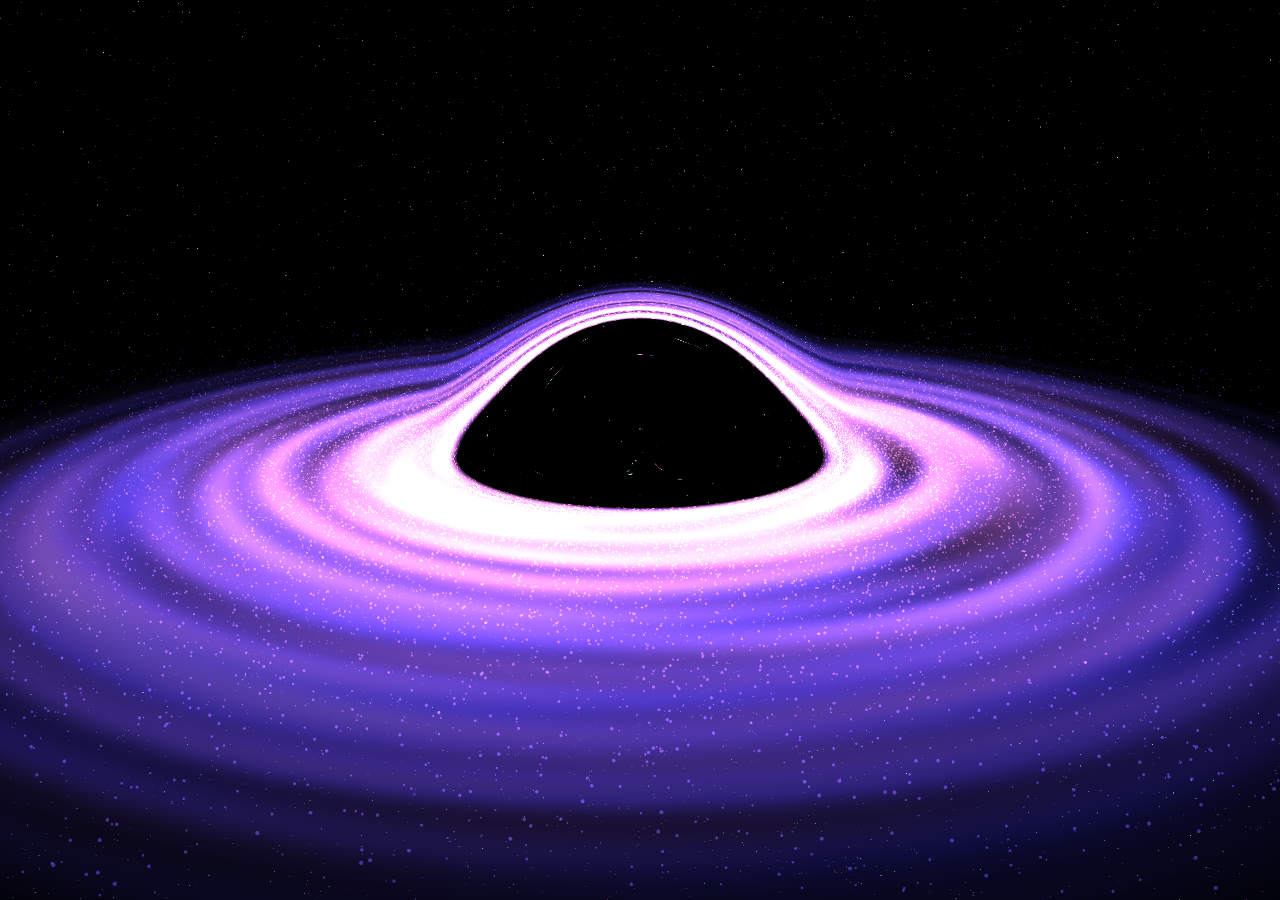
<file: pages/black-hole.html>
<!DOCTYPE html>
<html lang="en">
  <head>
    <meta charset="UTF-8" />
    <meta name="viewport" content="width=device-width, initial-scale=1.0" />
    <link rel="website icon" href="../images/logo-sm-white.png" />
    <link rel="stylesheet" href="../css/black-hole.css" />
    <title>Black Hole</title>
  </head>
  <body>
    <div class="experience"></div>

    <script src="../js/black-hole.js"></script>
  </body>
</html>
</file>
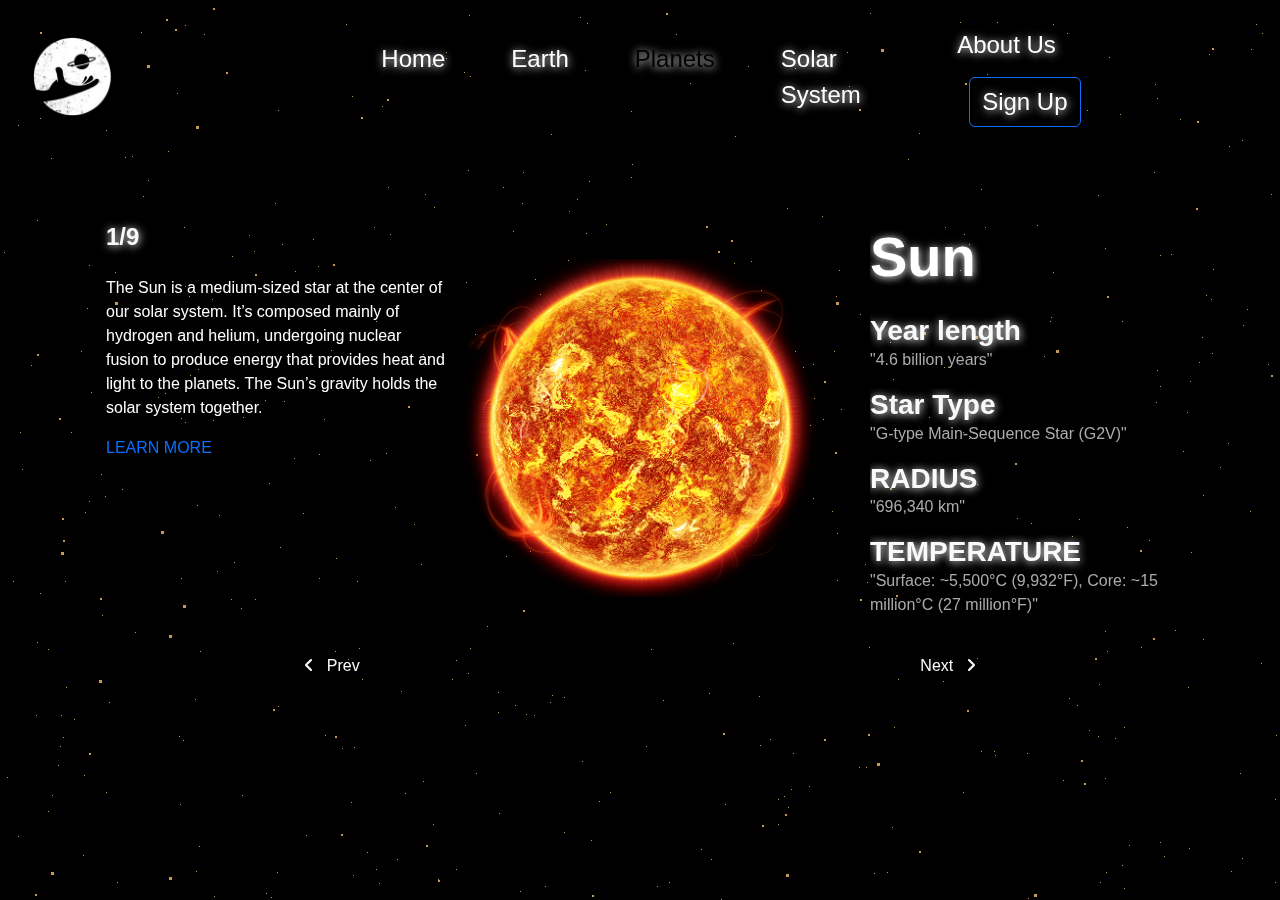
<file: pages/planets.html>
<!DOCTYPE html>
<html lang="en">
  <head>
    <meta charset="UTF-8" />
    <meta name="viewport" content="width=device-width, initial-scale=1.0" />
    <link rel="website icon" href="../images/logo-sm-white.png" />
    <link rel="stylesheet" href="../css/bootstrap.min.css" />
    <link
      href="https://cdn.jsdelivr.net/npm/bootstrap@5.3.3/dist/css/bootstrap.min.css"
      rel="stylesheet"
      integrity="sha384-QWTKZyjpPEjISv5WaRU9OFeRpok6YctnYmDr5pNlyT2bRjXh0JMhjY6hW+ALEwIH"
      crossorigin="anonymous"
    />
    <link
      rel="stylesheet"
      href="https://cdnjs.cloudflare.com/ajax/libs/font-awesome/6.1.1/css/all.min.css"
    />
    <link
      href="https://cdn.jsdelivr.net/npm/bootstrap@5.3.3/dist/css/bootstrap.min.css"
      rel="stylesheet"
      integrity="sha384-QWTKZyjpPEjISv5WaRU9OFeRpok6YctnYmDr5pNlyT2bRjXh0JMhjY6hW+ALEwIH"
      crossorigin="anonymous"
    />
    <link
      rel="stylesheet"
      href="https://cdnjs.cloudflare.com/ajax/libs/font-awesome/6.1.1/css/all.min.css"
    />
    <link rel="stylesheet" href="../css/background.css" />
    <link rel="stylesheet" href="../css/home.css" />
    <link rel="stylesheet" href="../css/ultimate.css" />
    <title>Planets</title>
  </head>

  <body>
    <!-- --------------------------------------------------------------------------- -->

    <!-- start background -->
    <div class="bg-animation">
      <div id="stars"></div>
      <div id="stars2"></div>
      <div id="stars3"></div>
      <div id="stars4"></div>
    </div>
    <!-- end background -->

    <!-- Navbar -->
    <nav class="navbar navbar-expand-lg navbar-light">
      <div class="container-fluid justify-content-between">
        <a class="navbar-brand w-25 logo" href="#"
          ><img src="../images/logo-sm-white.png" class="w-50" alt=""
        /></a>
        <button
          class="navbar-toggler text-bg-transparent"
          type="button"
          data-bs-toggle="collapse"
          data-bs-target="#navbarNav"
          aria-controls="navbarNav"
          aria-expanded="false"
          aria-label="Toggle navigation"
        >
          <span class="navbar-toggler-icon text-white">
            <i class="fas fa-bars"></i>
          </span>
        </button>
        <div
          class="collapse navbar-collapse justify-content-around"
          id="navbarNav"
        >
          <ul class="navbar-nav">
            <li class="nav-item">
              <a class="nav-link" href="./index.html">Home</a>
            </li>
            <li class="nav-item">
              <a class="nav-link" href="./earth.html">Earth</a>
            </li>
            <li class="nav-item">
              <a class="nav-link active" href="./planets.html">Planets</a>
            </li>
            <li class="nav-item">
              <a class="nav-link" href="./Solar-System.html">Solar System</a>
            </li>
          </ul>
          <div>
            <button class="btn ps-0">
              <a
                class="text-white link-body-emphasis m-0 active"
                href="./about.html"
                >About Us</a
              >
            </button>
            <button class="btn">
              <a class="btn btn-outline-primary btn-signup" href="./signUp.html"
                >Sign Up</a
              >
            </button>
          </div>
        </div>
      </div>
    </nav>
    <!-- ena Navbar -->
    <!-- start main content -->

    <div class="main" id="main">
      <!-- ----------------------------------------------------------------------------------- -->

      <!-- start center content -->
      <div
        class="container d-flex align-items-center justify-content-between"
        id="mainContent"
      >
        <div class="row row-cols-1 row-cols-md-3 mt-5 p-4">
          <div class="left col m-0">
            <h4 class="mb-4 text-light" id="index">1/9</h4>
            <p id="planetDes">
              The Sun is a medium-sized star at the center of our solar system.
              It’s composed mainly of hydrogen and helium, undergoing nuclear
              fusion to produce energy that provides heat and light to the
              planets. The Sun’s gravity holds the solar system together.
            </p>
            <a href="https://www.google.com">LEARN MORE</a>
          </div>

          <div
            class="mid col d-flex align-items-center justify-content-between position-relative m-0 p-0 stopMov"
          >
            <div onclick="prevImg()" class="prev d-block d-md-none text-light">
              <i class="fa-solid fa-angle-left me-2 py-5 px-3"></i>

              <!-- <img class="prev" src="" alt="" width="70px" id="prev"> -->
            </div>

            <img alt="" class="w-100 stopMov" id="planet" />

            <div onclick="nextImg()" class="next d-block d-md-none text-light">
              <i class="fa-solid fa-angle-right ms-2 py-5 px-3"></i>

              <!-- <img class="next" src="" alt="" width="70px" id="next"> -->
            </div>
          </div>

          <div class="right col m-0 ps-md-5">
            <div class="tex">
              <div class="text">
                <h1 id="planetName" class="mb-4">Sun</h1>
              </div>
              <h1 class="shad" id="shad"></h1>
              <h3 class="text-light mb-0">Year length</h3>
              <p class="" id="planetAge">"4.6 billion years"</p>
            </div>
            <div class="tex">
              <h3 class="text-light mb-0" id="type">Star Type</h3>
              <p class="" id="planetType">"G-type Main-Sequence Star (G2V)"</p>
            </div>
            <div class="tex">
              <h3 class="text-light mb-0">RADIUS</h3>
              <p class="" id="planetRad">"696,340 km"</p>
            </div>
            <div class="tex">
              <h3 class="text-light mb-0">TEMPERATURE</h3>
              <p class="" id="planetTemp">
                "Surface: ~5,500°C (9,932°F), Core: ~15 million°C (27
                million°F)"
              </p>
            </div>
          </div>
        </div>
      </div>
      <!-- end center content -->

      <!-- ------------------------------------------------------------------------------------ -->

      <!-- start controls -->
      <div
        class="controls ps-5 pe-5 d-flex justify-content-around gap-5 align-items-center d-md-flex d-none stopMov"
      >
        <div onclick="prevImg()" class="left text-light stopMov">
          <i class="fa-solid fa-angle-left me-2 stopMov"></i>
          Prev

          <!-- <img class="prev" src="" alt="" width="70px" id="prev"> -->
        </div>
        <div onclick="nextImg()" class="right text-light stopMov">
          Next
          <i class="fa-solid fa-angle-right ms-2 stopMov"></i>

          <!-- <img class="next" src="" alt="" width="70px" id="next"> -->
        </div>
      </div>
      <!-- end controls -->

      <!-- ------------------------------------------------------------------------------------------- -->

      <!-- end main content -->
    </div>
    <script
      src="https://cdn.jsdelivr.net/npm/bootstrap@5.3.3/dist/js/bootstrap.bundle.min.js"
      integrity="sha384-YvpcrYf0tY3lHB60NNkmXc5s9fDVZLESaAA55NDzOxhy9GkcIdslK1eN7N6jIeHz"
      crossorigin="anonymous"
    ></script>
    <script src="../js/planets.js"></script>
  </body>
</html>
</file>
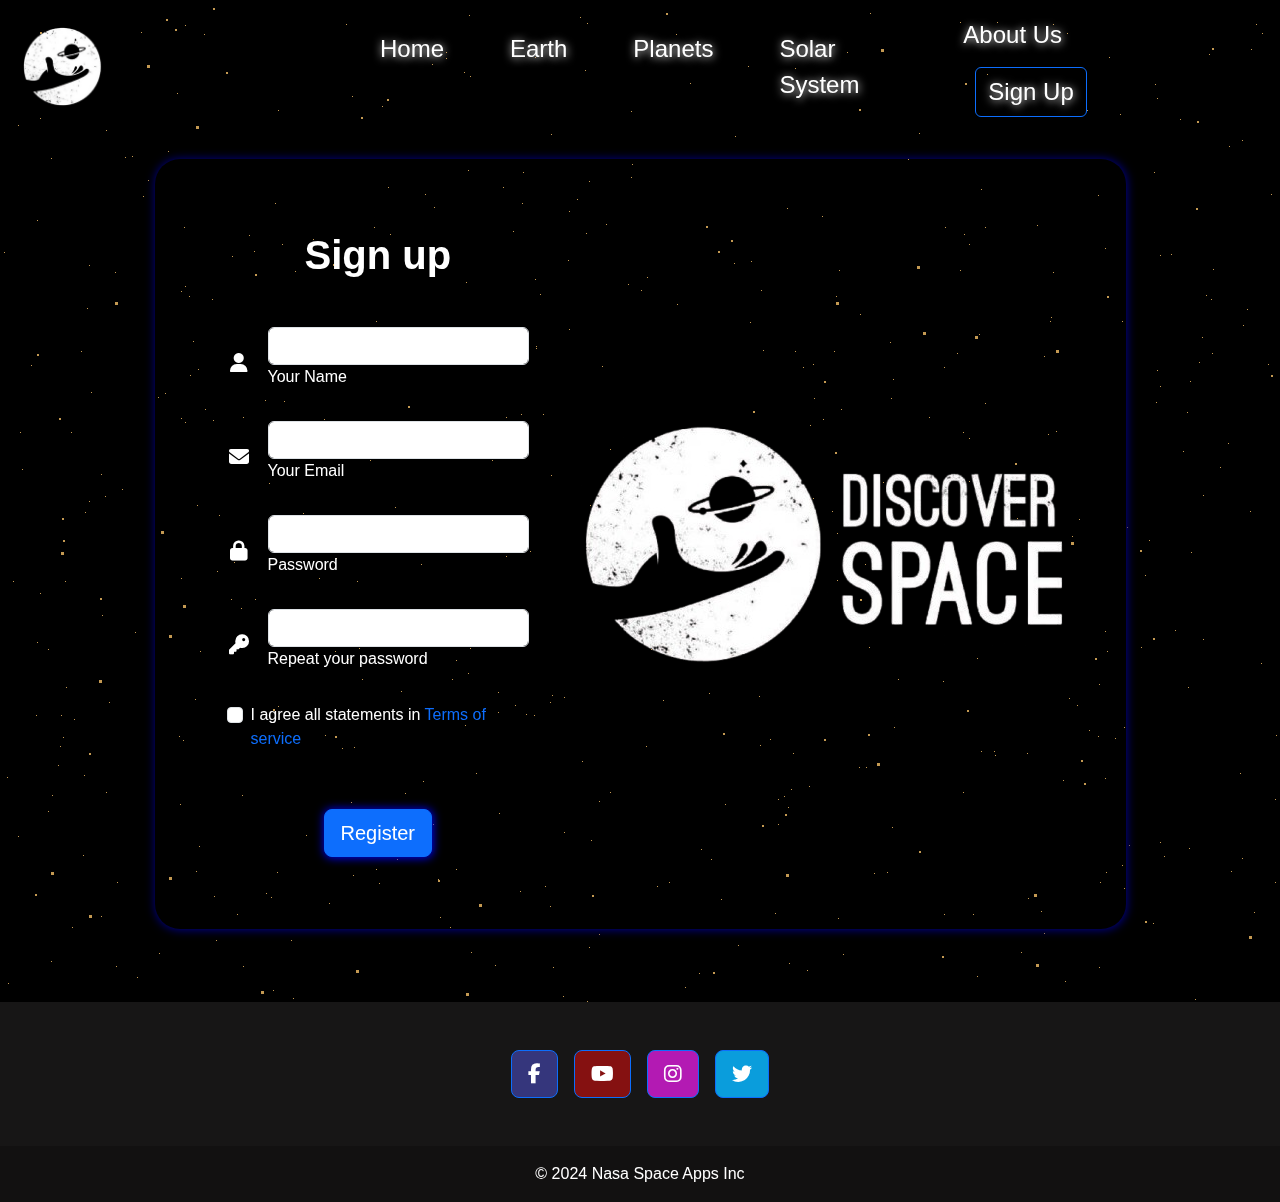
<file: pages/signUp.html>
<!DOCTYPE html>
<html lang="en">
<head>
    <meta charset="UTF-8">
    <meta name="viewport" content="width=device-width, initial-scale=1.0">
    <link rel="website icon" href="../images/logo-sm-white.png">
    <link href="https://cdn.jsdelivr.net/npm/bootstrap@5.3.3/dist/css/bootstrap.min.css" rel="stylesheet" integrity="sha384-QWTKZyjpPEjISv5WaRU9OFeRpok6YctnYmDr5pNlyT2bRjXh0JMhjY6hW+ALEwIH" crossorigin="anonymous">
    <link rel="stylesheet" href="https://cdnjs.cloudflare.com/ajax/libs/font-awesome/6.1.1/css/all.min.css">
    <link rel="stylesheet" href="../css/background.css">
    <link rel="stylesheet" href="../css/home.css">
    <link rel="stylesheet" href="../css/signUp.css">
    
    <title>Sign Up</title>
</head>
<body class="bg-black">

    <!-- Background -->


<div class="bg-animation">
    <div id="stars"></div>
    <div id="stars2"></div>
    <div id="stars3"></div>
    <div id="stars4"></div>
  </div>
    
  <!-- ------------------------------------------------------------------------------------------------------------------------------------------------------------------------------------------------------- -->
       
  
   
   
       <!-- Navbar -->
    <nav class="navbar navbar-expand-lg navbar-light ">
      <div class="container-fluid justify-content-between">
        <a class="navbar-brand w-25 logo" href="#"
        ><img src="../images/logo-sm-white.png" class="w-50" alt=""
      /></a>
        <button class="navbar-toggler text-bg-transparent" type="button" data-bs-toggle="collapse" data-bs-target="#navbarNav" aria-controls="navbarNav" aria-expanded="false" aria-label="Toggle navigation">
          <span class="navbar-toggler-icon text-white z-3">
            <i class="fas fa-bars"></i>
          </span>
        </button>
        <div class="collapse navbar-collapse justify-content-around " id="navbarNav">
          <ul class="navbar-nav">
            <li class="nav-item">
              <a class="nav-link " href="./index.html">Home</a>
            </li>
            <li class="nav-item">
              <a class="nav-link " href="./earth.html">Earth</a>
            </li>
            <li class="nav-item ">
              <a class="nav-link " href="./planets.html">Planets</a>
            </li>
            <li class="nav-item">
              <a class="nav-link" href="./Solar-System.html">Solar System</a>
            </li>
               
          </ul>
          <div>
              <button class="btn ps-0">
                  <a class="text-white link-body-emphasis m-0 active" href="./about.html">About Us</a>
                </button>
                <button class="btn">
                  <a class="btn btn-outline-primary btn-signup" href="#">Sign Up</a>
                </button>
          </div>
      </div>
      </div>
    </nav>
  
   
  <!--Sign Up Section  -->

  
  <section class=" section" >
    <div class="container h-100">
      <div class="row d-flex justify-content-center align-items-center h-100">
        <div class="col-lg-12 col-xl-11">
          <div class="card text-black" style="border-radius: 25px;">
            <div class="card-body p-md-5">
              <div class="row justify-content-center">
                <div class="col-md-10 col-lg-6 col-xl-5 order-2 order-lg-1">
  
                  <p class="text-center h1 fw-bold mb-5 mx-1 mx-md-4 mt-4">Sign up</p>
  
                  <form class="mx-1 mx-md-4">
  
                    <div class="d-flex flex-row align-items-center mb-4">
                      <i class=" fas fa-user fa-lg me-3 fa-fw"></i>
                      <div data-mdb-input-init class="form-outline flex-fill mb-0">
                        <input type="text" id="form3Example1c" class="form-control" />
                        <label class="form-label" for="form3Example1c">Your Name</label>
                      </div>
                    </div>
  
                    <div class="d-flex flex-row align-items-center mb-4">
                      <i class="fas fa-envelope fa-lg me-3 fa-fw"></i>
                      <div data-mdb-input-init class="form-outline flex-fill mb-0">
                        <input type="email" id="form3Example3c" class="form-control" />
                        <label class="form-label" for="form3Example3c">Your Email</label>
                      </div>
                    </div>
  
                    <div class="d-flex flex-row align-items-center mb-4">
                      <i class="fas fa-lock fa-lg me-3 fa-fw"></i>
                      <div data-mdb-input-init class="form-outline flex-fill mb-0">
                        <input type="password" id="form3Example4c" class="form-control" />
                        <label class="form-label" for="form3Example4c">Password</label>
                      </div>
                    </div>
  
                    <div class="d-flex flex-row align-items-center mb-4">
                      <i class="fas fa-key fa-lg me-3 fa-fw"></i>
                      <div data-mdb-input-init class="form-outline flex-fill mb-0">
                        <input type="password" id="form3Example4cd" class="form-control" />
                        <label class="form-label" for="form3Example4cd">Repeat your password</label>
                      </div>
                    </div>
  
                    <div class="form-check d-flex justify-content-center mb-5">
                      <input class="form-check-input me-2" type="checkbox" value="" id="form2Example3c" />
                      <label class="form-check-label" for="form2Example3">
                        I agree all statements in <a href="#!">Terms of service</a>
                      </label>
                    </div>
  
                    <div class="d-flex justify-content-center mx-4 mb-3 mb-lg-4">
                      <button  type="button" data-mdb-button-init data-mdb-ripple-init class="btn btn-primary btn-lg">Register</button>
                    </div>
  
                  </form>
  
                </div>
                <div class="col-md-10 col-lg-6 col-xl-7 d-flex align-items-center justify-content-center order-1 order-lg-2">
  
                  <img src="../images/logo-lg-white.png"
                    class="img-fluid" alt="Sample image">
  
                </div>
              </div>
            </div>
          </div>
        </div>
      </div>
    </div>
  </section>




  
<!-- FOOTER -->

<div class="container my-5"></div>

<footer class="text-center text-lg-start" style="background-color: #171616;">
  <div class="container d-flex justify-content-center py-5">
    <button type="button" class="btn btn-primary btn-lg btn-floating mx-2" style="background-color: #35367c;">
      <i class="fab fa-facebook-f"></i>
    </button>
    <button type="button" class="btn btn-primary btn-lg btn-floating mx-2" style="background-color: #851111;">
      <i class="fab fa-youtube"></i>
    </button>
    <button type="button" class="btn btn-primary btn-lg btn-floating mx-2" style="background-color: #b31ab3;">
      <i class="fab fa-instagram"></i>
    </button>
    <button type="button" class="btn btn-primary btn-lg btn-floating mx-2" style="background-color: #0a9ddc;">
      <i class="fab fa-twitter"></i>
    </button>
  </div>

  <!-- Copyright -->
  <div class="text-center text-white p-3" style="background-color: rgba(0, 0, 0, 0.2);">
    © 2024 Nasa Space Apps Inc
    
  </div>
  <!-- Copyright -->
</footer>

</div>




<script
src="https://cdn.jsdelivr.net/npm/bootstrap@5.3.3/dist/js/bootstrap.bundle.min.js"
integrity="sha384-YvpcrYf0tY3lHB60NNkmXc5s9fDVZLESaAA55NDzOxhy9GkcIdslK1eN7N6jIeHz"
crossorigin="anonymous"
></script>
    <script src="../js/home.js"></script>
</body>
</html>
</file>
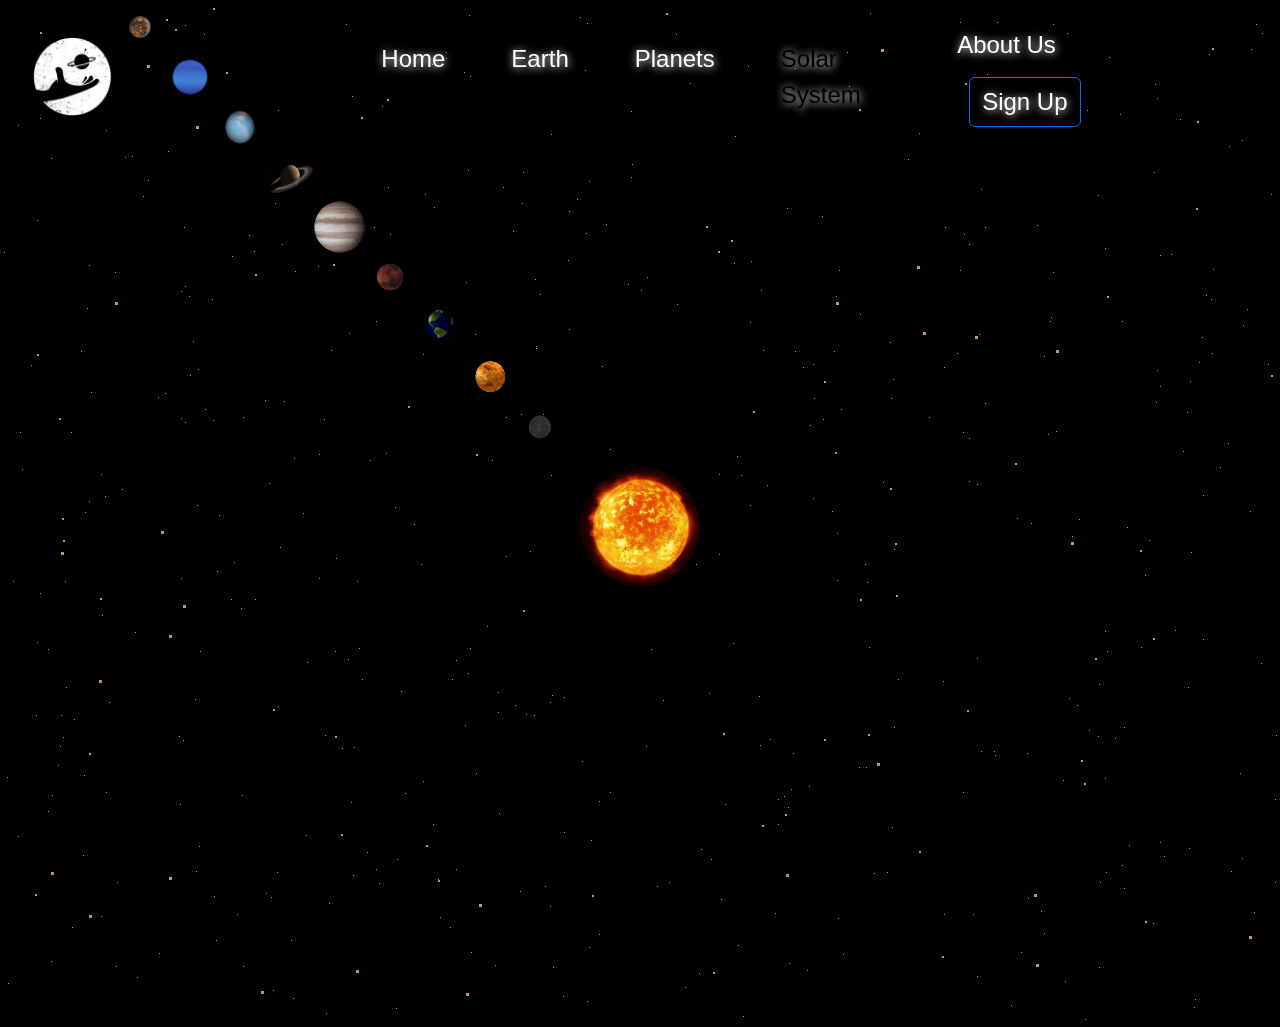
<file: pages/Solar-System.html>
<!DOCTYPE html>
<html lang="en">
  <head>
    <meta charset="UTF-8" />
    <meta name="viewport" content="width=device-width, initial-scale=1.0" />
    <title>Solar System</title>
    <link rel="website icon" href="../images/logo-sm-white.png" />
    <link rel="stylesheet" href="../css/bootstrap.min.css" />
    <link rel="stylesheet" href="../css/background.css" />
    <meta charset="UTF-8" />
    <meta name="viewport" content="width=device-width, initial-scale=1.0" />
    <link
      href="https://cdn.jsdelivr.net/npm/bootstrap@5.3.3/dist/css/bootstrap.min.css"
      rel="stylesheet"
      integrity="sha384-QWTKZyjpPEjISv5WaRU9OFeRpok6YctnYmDr5pNlyT2bRjXh0JMhjY6hW+ALEwIH"
      crossorigin="anonymous"
    />
    <link
      rel="stylesheet"
      href="https://cdnjs.cloudflare.com/ajax/libs/font-awesome/6.1.1/css/all.min.css"
    />
    <link rel="stylesheet" href="../css/background.css" />
    <link rel="stylesheet" href="../css/home.css" />
    <link rel="stylesheet" href="../css/solar-system.css" />
    <title>Home</title>
  </head>
  <body class="bg-black">
    <!-- start background -->
    <div class="bg-animation">
      <div id="stars"></div>
      <div id="stars2"></div>
      <div id="stars3"></div>
      <div id="stars4"></div>
    </div>

    <!-- end background -->

    <!-- Navbar -->
    <nav class="navbar navbar-expand-lg navbar-light">
      <div class="container-fluid justify-content-between">
        <a class="navbar-brand w-25 logo" href="#"
          ><img src="../images/logo-sm-white.png" class="w-50" alt=""
        /></a>
        <button
          class="navbar-toggler text-bg-transparent"
          type="button"
          data-bs-toggle="collapse"
          data-bs-target="#navbarNav"
          aria-controls="navbarNav"
          aria-expanded="false"
          aria-label="Toggle navigation"
        >
          <span class="navbar-toggler-icon text-white">
            <i class="fas fa-bars"></i>
          </span>
        </button>
        <div
          class="collapse navbar-collapse justify-content-around"
          id="navbarNav"
        >
          <ul class="navbar-nav">
            <li class="nav-item">
              <a class="nav-link" href="./index.html">Home</a>
            </li>
            <li class="nav-item">
              <a class="nav-link" href="./earth.html">Earth</a>
            </li>
            <li class="nav-item">
              <a class="nav-link" href="./planets.html">Planets</a>
            </li>
            <li class="nav-item">
              <a class="nav-link active" href="./Solar-System.html"
                >Solar System</a
              >
            </li>
          </ul>
          <div>
            <button class="btn ps-0">
              <a
                class="text-white link-body-emphasis m-0 active"
                href="./about.html"
                >About Us</a
              >
            </button>
            <button class="btn">
              <a class="btn btn-outline-primary btn-signup" href="./signUp.html"
                >Sign Up</a
              >
            </button>
          </div>
        </div>
      </div>
    </nav>
    <!-- end Navbar -->

    <div class="solar-system container">
      <div class="sun"></div>

      <div class="orbit orbit1">
        <div class="planet planet1">
          <img src="../images/marcury.gif" alt="Mercury" />
        </div>
      </div>

      <div class="orbit orbit2">
        <div class="planet planet2">
          <img src="../images/Venus.gif" alt="Venus" />
        </div>
      </div>

      <div class="orbit orbit3">
        <div class="planet planet3">
          <img src="../images/giphy.gif" alt="Earth" />
        </div>
      </div>

      <div class="orbit orbit4">
        <div class="planet planet4">
          <img src="../images/mars.gif" alt="Mars" />
        </div>
      </div>

      <div class="orbit orbit5">
        <div class="planet planet5">
          <img src="../images/Jupiter.gif" alt="Jupiter" />
        </div>
      </div>

      <div class="orbit orbit6">
        <div class="planet planet6">
          <img src="../images/Saturn.gif" alt="Saturn" />
        </div>
      </div>

      <div class="orbit orbit7">
        <div class="planet planet7">
          <img src="../images/Uranus.gif" alt="Uranus" />
        </div>
      </div>

      <div class="orbit orbit8">
        <div class="planet planet8">
          <img src="../images/Neptune.gif" alt="Neptune" />
        </div>
      </div>

      <div class="orbit orbit9">
        <div class="planet planet9">
          <img src="../images/Pluto.gif" alt="Pluto" />
        </div>
      </div>
    </div>

    <script
      src="https://cdn.jsdelivr.net/npm/bootstrap@5.3.3/dist/js/bootstrap.bundle.min.js"
      integrity="sha384-YvpcrYf0tY3lHB60NNkmXc5s9fDVZLESaAA55NDzOxhy9GkcIdslK1eN7N6jIeHz"
      crossorigin="anonymous"
    ></script>
  </body>
</html>
</file>
<file: css/black-hole.css>
/** @format */

* {
  margin: 0;
  padding: 0;
  box-sizing: border-box;
}

html,
body {
  overflow: hidden;
}

.experience {
  position: fixed;
  width: 100vw;
  height: 100vh;
}

.credits {
  position: absolute;
  bottom: 20px;
  right: 20px;
  color: #ffffff;
  text-align: right;
  font-family: "Roboto", sans-serif;
}

.credits a {
  color: inherit;
}
</file>
<file: css/background.css>
/** @format */

.full-wh {
  position: absolute;
  top: 0px;
  left: 0px;
  bottom: 0px;
  width: 100%;
}

.bg-animation {
  position: fixed;
  top: 0;
  left: 0;
  width: 100%;
  height: 100%;
  z-index: -1000;
}

.bg-animation {
  position: fixed;
  top: 0;
  left: 0;
  width: 100%;
  height: 100%;
}

#stars {
  width: 1px;
  height: 1px;
  background: transparent;
  box-shadow: 117px 1613px #c49952, 1488px 635px #c49952, 944px 914px #c49952,
    647px 277px #c49952, 1792px 1205px #c49952, 656px 1517px #c49952,
    820px 1839px #c49952, 1153px 1400px #c49952, 870px 13px #c49952,
    550px 702px #c49952, 1155px 1056px #c49952, 88px 1709px #c49952,
    1450px 1090px #c49952, 1929px 457px #c49952, 1390px 905px #c49952,
    1771px 269px #c49952, 1741px 669px #c49952, 432px 64px #c49952,
    563px 996px #c49952, 1918px 1873px #c49952, 1845px 1211px #c49952,
    231px 1503px #c49952, 37px 220px #c49952, 1970px 495px #c49952,
    1812px 925px #c49952, 67px 1398px #c49952, 535px 279px #c49952,
    1837px 829px #c49952, 1945px 685px #c49952, 1677px 1817px #c49952,
    1317px 1415px #c49952, 1785px 905px #c49952, 1787px 1554px #c49952,
    802px 1296px #c49952, 512px 1101px #c49952, 583px 1364px #c49952,
    336px 558px #c49952, 979px 334px #c49952, 106px 792px #c49952,
    204px 34px #c49952, 1845px 1763px #c49952, 445px 1599px #c49952,
    386px 453px #c49952, 471px 952px #c49952, 1466px 1676px #c49952,
    1885px 303px #c49952, 51px 1717px #c49952, 1211px 299px #c49952,
    1546px 1887px #c49952, 1067px 33px #c49952, 1088px 1326px #c49952,
    1938px 760px #c49952, 470px 648px #c49952, 1213px 269px #c49952,
    1767px 78px #c49952, 977px 976px #c49952, 1926px 175px #c49952,
    722px 1512px #c49952, 945px 227px #c49952, 1811px 99px #c49952,
    1912px 1406px #c49952, 1602px 1243px #c49952, 610px 449px #c49952,
    654px 1393px #c49952, 1930px 1193px #c49952, 258px 1184px #c49952,
    89px 265px #c49952, 824px 1494px #c49952, 1506px 1435px #c49952,
    1027px 753px #c49952, 1px 1197px #c49952, 530px 1161px #c49952,
    864px 1555px #c49952, 1610px 1604px #c49952, 1035px 1114px #c49952,
    1456px 133px #c49952, 1196px 1253px #c49952, 361px 1037px #c49952,
    834px 351px #c49952, 436px 1676px #c49952, 1194px 1007px #c49952,
    1141px 647px #c49952, 319px 454px #c49952, 937px 1769px #c49952,
    1872px 1013px #c49952, 733px 643px #c49952, 1250px 511px #c49952,
    189px 296px #c49952, 1639px 163px #c49952, 1584px 336px #c49952,
    1912px 1343px #c49952, 1298px 1307px #c49952, 1750px 902px #c49952,
    1129px 845px #c49952, 1899px 1470px #c49952, 1427px 232px #c49952,
    1391px 838px #c49952, 1225px 1819px #c49952, 190px 1366px #c49952,
    1865px 518px #c49952, 203px 1383px #c49952, 1455px 614px #c49952,
    423px 354px #c49952, 1678px 1790px #c49952, 241px 608px #c49952,
    1089px 730px #c49952, 1342px 38px #c49952, 1848px 249px #c49952,
    1874px 1785px #c49952, 1040px 1837px #c49952, 751px 261px #c49952,
    510px 1975px #c49952, 52px 795px #c49952, 1786px 1310px #c49952,
    498px 712px #c49952, 190px 375px #c49952, 1341px 722px #c49952,
    43px 1394px #c49952, 1821px 1687px #c49952, 106px 130px #c49952,
    1717px 1978px #c49952, 168px 151px #c49952, 183px 740px #c49952,
    945px 1381px #c49952, 669px 1170px #c49952, 1285px 1816px #c49952,
    110px 1217px #c49952, 1623px 813px #c49952, 869px 647px #c49952,
    867px 582px #c49952, 735px 1240px #c49952, 519px 1896px #c49952,
    132px 156px #c49952, 1649px 193px #c49952, 241px 1109px #c49952,
    643px 484px #c49952, 574px 1282px #c49952, 1952px 564px #c49952,
    1978px 145px #c49952, 329px 903px #c49952, 1674px 617px #c49952,
    1978px 558px #c49952, 1808px 1715px #c49952, 1526px 1238px #c49952,
    475px 1330px #c49952, 810px 425px #c49952, 1709px 634px #c49952,
    1658px 336px #c49952, 425px 194px #c49952, 352px 96px #c49952,
    148px 180px #c49952, 1139px 1046px #c49952, 1809px 1233px #c49952,
    1669px 171px #c49952, 263px 1394px #c49952, 534px 715px #c49952,
    396px 1008px #c49952, 589px 1445px #c49952, 1190px 381px #c49952,
    1709px 279px #c49952, 520px 891px #c49952, 1136px 1867px #c49952,
    1280px 1233px #c49952, 836px 296px #c49952, 1348px 646px #c49952,
    1539px 913px #c49952, 423px 781px #c49952, 1271px 1805px #c49952,
    696px 564px #c49952, 1549px 804px #c49952, 303px 1555px #c49952,
    1449px 1903px #c49952, 66px 687px #c49952, 1164px 856px #c49952,
    1958px 1326px #c49952, 125px 157px #c49952, 508px 1669px #c49952,
    465px 725px #c49952, 1925px 1440px #c49952, 405px 793px #c49952,
    278px 110px #c49952, 1084px 1065px #c49952, 1077px 705px #c49952,
    663px 1844px #c49952, 734px 263px #c49952, 870px 1761px #c49952,
    103px 1169px #c49952, 1506px 1295px #c49952, 1883px 926px #c49952,
    335px 1361px #c49952, 1126px 1284px #c49952, 257px 1165px #c49952,
    837px 580px #c49952, 1211px 1362px #c49952, 1137px 1380px #c49952,
    135px 632px #c49952, 1491px 1965px #c49952, 1098px 195px #c49952,
    506px 417px #c49952, 693px 1243px #c49952, 622px 1862px #c49952,
    1412px 1343px #c49952, 948px 1894px #c49952, 1315px 1363px #c49952,
    754px 1098px #c49952, 1931px 930px #c49952, 1831px 342px #c49952,
    1751px 1839px #c49952, 84px 775px #c49952, 1662px 1488px #c49952,
    617px 1769px #c49952, 1869px 1292px #c49952, 963px 432px #c49952,
    371px 1114px #c49952, 37px 642px #c49952, 21px 1184px #c49952,
    602px 366px #c49952, 414px 524px #c49952, 282px 244px #c49952,
    1689px 868px #c49952, 943px 681px #c49952, 898px 679px #c49952,
    449px 1774px #c49952, 1678px 1313px #c49952, 475px 1811px #c49952,
    1146px 1509px #c49952, 1151px 1863px #c49952, 1617px 846px #c49952,
    82px 1077px #c49952, 324px 1317px #c49952, 1516px 885px #c49952,
    1706px 1526px #c49952, 1925px 1180px #c49952, 553px 967px #c49952,
    1072px 536px #c49952, 1715px 1816px #c49952, 185px 286px #c49952,
    1362px 1600px #c49952, 628px 1938px #c49952, 1187px 412px #c49952,
    569px 211px #c49952, 1959px 1356px #c49952, 1571px 105px #c49952,
    319px 1111px #c49952, 36px 1364px #c49952, 502px 1788px #c49952,
    1051px 1993px #c49952, 1617px 773px #c49952, 424px 1507px #c49952,
    1623px 1955px #c49952, 307px 662px #c49952, 183px 1048px #c49952,
    1919px 1453px #c49952, 1006px 1817px #c49952, 468px 673px #c49952,
    1142px 1375px #c49952, 1228px 443px #c49952, 1734px 552px #c49952,
    20px 1041px #c49952, 1783px 334px #c49952, 98px 1237px #c49952,
    1356px 1940px #c49952, 853px 1779px #c49952, 1910px 560px #c49952,
    1174px 1656px #c49952, 110px 1724px #c49952, 542px 1771px #c49952,
    1758px 1931px #c49952, 1463px 1401px #c49952, 1155px 84px #c49952,
    1504px 835px #c49952, 750px 322px #c49952, 407px 1900px #c49952,
    1600px 1141px #c49952, 657px 886px #c49952, 526px 714px #c49952,
    18px 836px #c49952, 1546px 1548px #c49952, 22px 469px #c49952,
    594px 1466px #c49952, 1160px 1078px #c49952, 627px 1055px #c49952,
    195px 699px #c49952, 1099px 684px #c49952, 530px 551px #c49952,
    1160px 1325px #c49952, 894px 727px #c49952, 1157px 98px #c49952,
    136px 1483px #c49952, 1875px 1975px #c49952, 1803px 566px #c49952,
    318px 1073px #c49952, 1866px 1656px #c49952, 543px 414px #c49952,
    719px 474px #c49952, 1115px 738px #c49952, 353px 875px #c49952,
    184px 1938px #c49952, 1854px 1534px #c49952, 420px 1698px #c49952,
    1480px 1550px #c49952, 522px 203px #c49952, 1897px 1904px #c49952,
    975px 1708px #c49952, 1774px 602px #c49952, 1908px 274px #c49952,
    61px 715px #c49952, 983px 1156px #c49952, 326px 1013px #c49952,
    641px 290px #c49952, 1522px 120px #c49952, 405px 1637px #c49952,
    1021px 1099px #c49952, 631px 1145px #c49952, 982px 1967px #c49952,
    200px 651px #c49952, 795px 351px #c49952, 790px 1082px #c49952,
    144px 1572px #c49952, 1542px 901px #c49952, 158px 1524px #c49952,
    849px 1843px #c49952, 1807px 203px #c49952, 1747px 45px #c49952,
    1603px 1738px #c49952, 617px 1966px #c49952, 342px 748px #c49952,
    1779px 1173px #c49952, 1428px 152px #c49952, 589px 1998px #c49952,
    1940px 1838px #c49952, 115px 272px #c49952, 1217px 1395px #c49952,
    1402px 1491px #c49952, 1833px 1814px #c49952, 243px 966px #c49952,
    319px 578px #c49952, 813px 364px #c49952, 669px 882px #c49952,
    551px 134px #c49952, 1819px 920px #c49952, 740px 1826px #c49952,
    1021px 952px #c49952, 1575px 453px #c49952, 324px 419px #c49952,
    929px 417px #c49952, 885px 1112px #c49952, 503px 187px #c49952,
    1908px 362px #c49952, 1063px 1601px #c49952, 169px 1792px #c49952,
    789px 963px #c49952, 1697px 948px #c49952, 1761px 1810px #c49952,
    1844px 1591px #c49952, 1709px 949px #c49952, 1402px 1396px #c49952,
    1037px 225px #c49952, 1832px 518px #c49952, 1728px 1782px #c49952,
    194px 1421px #c49952, 1395px 742px #c49952, 1478px 1325px #c49952,
    40px 593px #c49952, 1732px 117px #c49952, 51px 158px #c49952,
    1598px 1672px #c49952, 701px 849px #c49952, 1403px 1979px #c49952,
    145px 1414px #c49952, 550px 906px #c49952, 1366px 460px #c49952,
    142px 1379px #c49952, 34px 1864px #c49952, 1346px 308px #c49952,
    293px 998px #c49952, 21px 1868px #c49952, 540px 1033px #c49952,
    60px 746px #c49952, 1602px 1476px #c49952, 180px 804px #c49952,
    345px 1982px #c49952, 1439px 640px #c49952, 939px 1834px #c49952,
    20px 432px #c49952, 492px 1549px #c49952, 109px 1579px #c49952,
    1796px 1403px #c49952, 1079px 519px #c49952, 1664px 389px #c49952,
    1627px 1061px #c49952, 823px 419px #c49952, 1399px 1882px #c49952,
    1906px 344px #c49952, 1189px 848px #c49952, 117px 882px #c49952,
    1262px 33px #c49952, 1048px 434px #c49952, 1208px 1309px #c49952,
    1616px 408px #c49952, 1833px 853px #c49952, 1433px 1656px #c49952,
    811px 1861px #c49952, 439px 1672px #c49952, 1105px 248px #c49952,
    328px 1652px #c49952, 13px 1658px #c49952, 685px 987px #c49952,
    985px 403px #c49952, 1664px 1206px #c49952, 1993px 1925px #c49952,
    440px 917px #c49952, 1835px 319px #c49952, 1404px 1907px #c49952,
    624px 1443px #c49952, 843px 954px #c49952, 478px 1567px #c49952,
    895px 1602px #c49952, 1231px 871px #c49952, 1267px 1646px #c49952,
    475px 334px #c49952, 784px 796px #c49952, 1294px 199px #c49952,
    109px 702px #c49952, 1978px 362px #c49952, 291px 940px #c49952,
    971px 1343px #c49952, 74px 719px #c49952, 36px 715px #c49952,
    1007px 1423px #c49952, 860px 314px #c49952, 631px 177px #c49952,
    1900px 1590px #c49952, 1239px 1348px #c49952, 1346px 1270px #c49952,
    1934px 1475px #c49952, 1553px 559px #c49952, 588px 1969px #c49952,
    670px 1269px #c49952, 1484px 376px #c49952, 20px 1424px #c49952,
    1396px 8px #c49952, 969px 244px #c49952, 1807px 538px #c49952,
    1873px 891px #c49952, 636px 1142px #c49952, 1474px 1562px #c49952,
    763px 350px #c49952, 663px 700px #c49952, 500px 1469px #c49952,
    1302px 722px #c49952, 181px 291px #c49952, 266px 893px #c49952,
    1403px 654px #c49952, 492px 460px #c49952, 1503px 1369px #c49952,
    23px 1662px #c49952, 349px 333px #c49952, 1435px 1017px #c49952,
    1441px 705px #c49952, 1708px 1446px #c49952, 1041px 911px #c49952,
    1063px 780px #c49952, 1158px 1356px #c49952, 767px 1454px #c49952,
    1912px 797px #c49952, 1731px 1759px #c49952, 1378px 1390px #c49952,
    1815px 1364px #c49952, 960px 270px #c49952, 1343px 427px #c49952,
    275px 203px #c49952, 1319px 1092px #c49952, 1455px 770px #c49952,
    283px 1503px #c49952, 1505px 901px #c49952, 1738px 1561px #c49952,
    1526px 1935px #c49952, 1757px 669px #c49952, 1640px 620px #c49952,
    1750px 722px #c49952, 748px 66px #c49952, 1149px 540px #c49952,
    159px 953px #c49952, 200px 1426px #c49952, 515px 1110px #c49952,
    1552px 737px #c49952, 1094px 1459px #c49952, 778px 799px #c49952,
    1031px 523px #c49952, 743px 1825px #c49952, 1100px 882px #c49952,
    1088px 1836px #c49952, 255px 599px #c49952, 67px 1361px #c49952,
    247px 1721px #c49952, 1722px 346px #c49952, 1822px 155px #c49952,
    452px 1973px #c49952, 415px 1960px #c49952, 1109px 57px #c49952,
    273px 1392px #c49952, 404px 1071px #c49952, 1212px 353px #c49952,
    370px 460px #c49952, 795px 1523px #c49952, 1932px 340px #c49952,
    51px 1473px #c49952, 1268px 364px #c49952, 1512px 1862px #c49952,
    1678px 1801px #c49952, 1796px 579px #c49952, 254px 251px #c49952,
    1466px 1717px #c49952, 893px 379px #c49952, 1153px 923px #c49952,
    913px 1808px #c49952, 791px 789px #c49952, 417px 1924px #c49952,
    1336px 1599px #c49952, 1695px 908px #c49952, 1120px 114px #c49952,
    493px 1949px #c49952, 68px 1905px #c49952, 969px 481px #c49952,
    1420px 1095px #c49952, 800px 1117px #c49952, 390px 234px #c49952,
    356px 1644px #c49952, 1098px 1486px #c49952, 1360px 521px #c49952,
    149px 1198px #c49952, 354px 747px #c49952, 1749px 487px #c49952,
    470px 76px #c49952, 1672px 289px #c49952, 1731px 545px #c49952,
    1547px 1590px #c49952, 498px 692px #c49952, 398px 1592px #c49952,
    1846px 1237px #c49952, 1537px 1474px #c49952, 1726px 1374px #c49952,
    1922px 858px #c49952, 376px 321px #c49952, 985px 227px #c49952,
    234px 1421px #c49952, 760px 745px #c49952, 1990px 1132px #c49952,
    1560px 1597px #c49952, 338px 1310px #c49952, 1924px 1664px #c49952,
    547px 1747px #c49952, 1639px 1282px #c49952, 1202px 337px #c49952,
    1985px 779px #c49952, 737px 456px #c49952, 89px 501px #c49952,
    963px 792px #c49952, 655px 1447px #c49952, 1492px 1994px #c49952,
    1171px 254px #c49952, 892px 827px #c49952, 1735px 442px #c49952,
    1474px 1187px #c49952, 846px 1518px #c49952, 557px 1805px #c49952,
    738px 945px #c49952, 795px 68px #c49952, 663px 1956px #c49952,
    1607px 290px #c49952, 1524px 15px #c49952, 1097px 1911px #c49952,
    157px 1939px #c49952, 935px 1065px #c49952, 1809px 1708px #c49952,
    164px 1157px #c49952, 83px 855px #c49952, 625px 501px #c49952,
    814px 398px #c49952, 552px 695px #c49952, 597px 1546px #c49952,
    1237px 1417px #c49952, 628px 284px #c49952, 866px 767px #c49952,
    1403px 1394px #c49952, 765px 1563px #c49952, 1648px 109px #c49952,
    1205px 1659px #c49952, 921px 1313px #c49952, 1319px 243px #c49952,
    18px 125px #c49952, 7px 777px #c49952, 181px 418px #c49952,
    1062px 1892px #c49952, 382px 106px #c49952, 994px 751px #c49952,
    964px 234px #c49952, 40px 118px #c49952, 278px 706px #c49952,
    1540px 1978px #c49952, 425px 1661px #c49952, 1050px 321px #c49952,
    735px 1729px #c49952, 1438px 260px #c49952, 1229px 1109px #c49952,
    186px 1041px #c49952, 244px 1184px #c49952, 392px 1472px #c49952,
    670px 1249px #c49952, 1260px 1443px #c49952, 1977px 1511px #c49952,
    1240px 773px #c49952, 303px 513px #c49952, 63px 1530px #c49952,
    610px 792px #c49952, 1987px 1647px #c49952, 676px 1597px #c49952,
    1740px 1244px #c49952, 816px 1661px #c49952, 351px 802px #c49952,
    252px 1082px #c49952, 31px 365px #c49952, 1453px 984px #c49952,
    667px 1233px #c49952, 1247px 1800px #c49952, 839px 270px #c49952,
    775px 913px #c49952, 1966px 1398px #c49952, 499px 813px #c49952,
    922px 1982px #c49952, 1409px 1902px #c49952, 1499px 1766px #c49952,
    721px 899px #c49952, 788px 807px #c49952, 989px 1355px #c49952,
    1248px 1274px #c49952, 849px 1091px #c49952, 1799px 1036px #c49952,
    1486px 700px #c49952, 170px 1989px #c49952, 1275px 799px #c49952,
    772px 2000px #c49952, 1642px 362px #c49952, 216px 940px #c49952,
    1893px 281px #c49952, 1944px 1298px #c49952, 1294px 400px #c49952,
    1523px 441px #c49952, 1829px 340px #c49952, 468px 170px #c49952,
    1099px 967px #c49952, 1331px 665px #c49952, 1174px 1553px #c49952,
    1567px 325px #c49952, 1028px 1399px #c49952, 781px 1451px #c49952,
    1912px 1954px #c49952, 874px 873px #c49952, 1298px 1722px #c49952,
    1879px 706px #c49952, 57px 1221px #c49952, 1116px 1432px #c49952,
    48px 811px #c49952, 101px 916px #c49952, 677px 304px #c49952,
    1203px 639px #c49952, 1391px 199px #c49952, 1895px 1988px #c49952,
    1462px 1023px #c49952, 1216px 1751px #c49952, 1261px 663px #c49952,
    1290px 1119px #c49952, 137px 1793px #c49952, 1052px 1470px #c49952,
    1561px 226px #c49952, 1156px 402px #c49952, 709px 693px #c49952,
    1040px 1911px #c49952, 1624px 1115px #c49952, 551px 475px #c49952,
    416px 1090px #c49952, 1183px 451px #c49952, 58px 765px #c49952,
    743px 1016px #c49952, 198px 369px #c49952, 1645px 1503px #c49952,
    997px 22px #c49952, 1447px 1323px #c49952, 379px 883px #c49952,
    1171px 1195px #c49952, 919px 133px #c49952, 1400px 517px #c49952,
    725px 804px #c49952, 1600px 699px #c49952, 357px 581px #c49952,
    266px 1713px #c49952, 848px 1749px #c49952, 1963px 1045px #c49952,
    119px 1136px #c49952;
  -webkit-animation: animStar 50s linear infinite;
  -moz-animation: animStar 50s linear infinite;
  -ms-animation: animStar 50s linear infinite;
  animation: animStar 50s linear infinite;
}

#stars:after {
  content: " ";
  position: absolute;
  top: 2000px;
  width: 1px;
  height: 1px;
  background: transparent;
  box-shadow: 117px 1613px #c49952, 1488px 635px #c49952, 944px 914px #c49952,
    647px 277px #c49952, 1792px 1205px #c49952, 656px 1517px #c49952,
    820px 1839px #c49952, 1153px 1400px #c49952, 870px 13px #c49952,
    550px 702px #c49952, 1155px 1056px #c49952, 88px 1709px #c49952,
    1450px 1090px #c49952, 1929px 457px #c49952, 1390px 905px #c49952,
    1771px 269px #c49952, 1741px 669px #c49952, 432px 64px #c49952,
    563px 996px #c49952, 1918px 1873px #c49952, 1845px 1211px #c49952,
    231px 1503px #c49952, 37px 220px #c49952, 1970px 495px #c49952,
    1812px 925px #c49952, 67px 1398px #c49952, 535px 279px #c49952,
    1837px 829px #c49952, 1945px 685px #c49952, 1677px 1817px #c49952,
    1317px 1415px #c49952, 1785px 905px #c49952, 1787px 1554px #c49952,
    802px 1296px #c49952, 512px 1101px #c49952, 583px 1364px #c49952,
    336px 558px #c49952, 979px 334px #c49952, 106px 792px #c49952,
    204px 34px #c49952, 1845px 1763px #c49952, 445px 1599px #c49952,
    386px 453px #c49952, 471px 952px #c49952, 1466px 1676px #c49952,
    1885px 303px #c49952, 51px 1717px #c49952, 1211px 299px #c49952,
    1546px 1887px #c49952, 1067px 33px #c49952, 1088px 1326px #c49952,
    1938px 760px #c49952, 470px 648px #c49952, 1213px 269px #c49952,
    1767px 78px #c49952, 977px 976px #c49952, 1926px 175px #c49952,
    722px 1512px #c49952, 945px 227px #c49952, 1811px 99px #c49952,
    1912px 1406px #c49952, 1602px 1243px #c49952, 610px 449px #c49952,
    654px 1393px #c49952, 1930px 1193px #c49952, 258px 1184px #c49952,
    89px 265px #c49952, 824px 1494px #c49952, 1506px 1435px #c49952,
    1027px 753px #c49952, 1px 1197px #c49952, 530px 1161px #c49952,
    864px 1555px #c49952, 1610px 1604px #c49952, 1035px 1114px #c49952,
    1456px 133px #c49952, 1196px 1253px #c49952, 361px 1037px #c49952,
    834px 351px #c49952, 436px 1676px #c49952, 1194px 1007px #c49952,
    1141px 647px #c49952, 319px 454px #c49952, 937px 1769px #c49952,
    1872px 1013px #c49952, 733px 643px #c49952, 1250px 511px #c49952,
    189px 296px #c49952, 1639px 163px #c49952, 1584px 336px #c49952,
    1912px 1343px #c49952, 1298px 1307px #c49952, 1750px 902px #c49952,
    1129px 845px #c49952, 1899px 1470px #c49952, 1427px 232px #c49952,
    1391px 838px #c49952, 1225px 1819px #c49952, 190px 1366px #c49952,
    1865px 518px #c49952, 203px 1383px #c49952, 1455px 614px #c49952,
    423px 354px #c49952, 1678px 1790px #c49952, 241px 608px #c49952,
    1089px 730px #c49952, 1342px 38px #c49952, 1848px 249px #c49952,
    1874px 1785px #c49952, 1040px 1837px #c49952, 751px 261px #c49952,
    510px 1975px #c49952, 52px 795px #c49952, 1786px 1310px #c49952,
    498px 712px #c49952, 190px 375px #c49952, 1341px 722px #c49952,
    43px 1394px #c49952, 1821px 1687px #c49952, 106px 130px #c49952,
    1717px 1978px #c49952, 168px 151px #c49952, 183px 740px #c49952,
    945px 1381px #c49952, 669px 1170px #c49952, 1285px 1816px #c49952,
    110px 1217px #c49952, 1623px 813px #c49952, 869px 647px #c49952,
    867px 582px #c49952, 735px 1240px #c49952, 519px 1896px #c49952,
    132px 156px #c49952, 1649px 193px #c49952, 241px 1109px #c49952,
    643px 484px #c49952, 574px 1282px #c49952, 1952px 564px #c49952,
    1978px 145px #c49952, 329px 903px #c49952, 1674px 617px #c49952,
    1978px 558px #c49952, 1808px 1715px #c49952, 1526px 1238px #c49952,
    475px 1330px #c49952, 810px 425px #c49952, 1709px 634px #c49952,
    1658px 336px #c49952, 425px 194px #c49952, 352px 96px #c49952,
    148px 180px #c49952, 1139px 1046px #c49952, 1809px 1233px #c49952,
    1669px 171px #c49952, 263px 1394px #c49952, 534px 715px #c49952,
    396px 1008px #c49952, 589px 1445px #c49952, 1190px 381px #c49952,
    1709px 279px #c49952, 520px 891px #c49952, 1136px 1867px #c49952,
    1280px 1233px #c49952, 836px 296px #c49952, 1348px 646px #c49952,
    1539px 913px #c49952, 423px 781px #c49952, 1271px 1805px #c49952,
    696px 564px #c49952, 1549px 804px #c49952, 303px 1555px #c49952,
    1449px 1903px #c49952, 66px 687px #c49952, 1164px 856px #c49952,
    1958px 1326px #c49952, 125px 157px #c49952, 508px 1669px #c49952,
    465px 725px #c49952, 1925px 1440px #c49952, 405px 793px #c49952,
    278px 110px #c49952, 1084px 1065px #c49952, 1077px 705px #c49952,
    663px 1844px #c49952, 734px 263px #c49952, 870px 1761px #c49952,
    103px 1169px #c49952, 1506px 1295px #c49952, 1883px 926px #c49952,
    335px 1361px #c49952, 1126px 1284px #c49952, 257px 1165px #c49952,
    837px 580px #c49952, 1211px 1362px #c49952, 1137px 1380px #c49952,
    135px 632px #c49952, 1491px 1965px #c49952, 1098px 195px #c49952,
    506px 417px #c49952, 693px 1243px #c49952, 622px 1862px #c49952,
    1412px 1343px #c49952, 948px 1894px #c49952, 1315px 1363px #c49952,
    754px 1098px #c49952, 1931px 930px #c49952, 1831px 342px #c49952,
    1751px 1839px #c49952, 84px 775px #c49952, 1662px 1488px #c49952,
    617px 1769px #c49952, 1869px 1292px #c49952, 963px 432px #c49952,
    371px 1114px #c49952, 37px 642px #c49952, 21px 1184px #c49952,
    602px 366px #c49952, 414px 524px #c49952, 282px 244px #c49952,
    1689px 868px #c49952, 943px 681px #c49952, 898px 679px #c49952,
    449px 1774px #c49952, 1678px 1313px #c49952, 475px 1811px #c49952,
    1146px 1509px #c49952, 1151px 1863px #c49952, 1617px 846px #c49952,
    82px 1077px #c49952, 324px 1317px #c49952, 1516px 885px #c49952,
    1706px 1526px #c49952, 1925px 1180px #c49952, 553px 967px #c49952,
    1072px 536px #c49952, 1715px 1816px #c49952, 185px 286px #c49952,
    1362px 1600px #c49952, 628px 1938px #c49952, 1187px 412px #c49952,
    569px 211px #c49952, 1959px 1356px #c49952, 1571px 105px #c49952,
    319px 1111px #c49952, 36px 1364px #c49952, 502px 1788px #c49952,
    1051px 1993px #c49952, 1617px 773px #c49952, 424px 1507px #c49952,
    1623px 1955px #c49952, 307px 662px #c49952, 183px 1048px #c49952,
    1919px 1453px #c49952, 1006px 1817px #c49952, 468px 673px #c49952,
    1142px 1375px #c49952, 1228px 443px #c49952, 1734px 552px #c49952,
    20px 1041px #c49952, 1783px 334px #c49952, 98px 1237px #c49952,
    1356px 1940px #c49952, 853px 1779px #c49952, 1910px 560px #c49952,
    1174px 1656px #c49952, 110px 1724px #c49952, 542px 1771px #c49952,
    1758px 1931px #c49952, 1463px 1401px #c49952, 1155px 84px #c49952,
    1504px 835px #c49952, 750px 322px #c49952, 407px 1900px #c49952,
    1600px 1141px #c49952, 657px 886px #c49952, 526px 714px #c49952,
    18px 836px #c49952, 1546px 1548px #c49952, 22px 469px #c49952,
    594px 1466px #c49952, 1160px 1078px #c49952, 627px 1055px #c49952,
    195px 699px #c49952, 1099px 684px #c49952, 530px 551px #c49952,
    1160px 1325px #c49952, 894px 727px #c49952, 1157px 98px #c49952,
    136px 1483px #c49952, 1875px 1975px #c49952, 1803px 566px #c49952,
    318px 1073px #c49952, 1866px 1656px #c49952, 543px 414px #c49952,
    719px 474px #c49952, 1115px 738px #c49952, 353px 875px #c49952,
    184px 1938px #c49952, 1854px 1534px #c49952, 420px 1698px #c49952,
    1480px 1550px #c49952, 522px 203px #c49952, 1897px 1904px #c49952,
    975px 1708px #c49952, 1774px 602px #c49952, 1908px 274px #c49952,
    61px 715px #c49952, 983px 1156px #c49952, 326px 1013px #c49952,
    641px 290px #c49952, 1522px 120px #c49952, 405px 1637px #c49952,
    1021px 1099px #c49952, 631px 1145px #c49952, 982px 1967px #c49952,
    200px 651px #c49952, 795px 351px #c49952, 790px 1082px #c49952,
    144px 1572px #c49952, 1542px 901px #c49952, 158px 1524px #c49952,
    849px 1843px #c49952, 1807px 203px #c49952, 1747px 45px #c49952,
    1603px 1738px #c49952, 617px 1966px #c49952, 342px 748px #c49952,
    1779px 1173px #c49952, 1428px 152px #c49952, 589px 1998px #c49952,
    1940px 1838px #c49952, 115px 272px #c49952, 1217px 1395px #c49952,
    1402px 1491px #c49952, 1833px 1814px #c49952, 243px 966px #c49952,
    319px 578px #c49952, 813px 364px #c49952, 669px 882px #c49952,
    551px 134px #c49952, 1819px 920px #c49952, 740px 1826px #c49952,
    1021px 952px #c49952, 1575px 453px #c49952, 324px 419px #c49952,
    929px 417px #c49952, 885px 1112px #c49952, 503px 187px #c49952,
    1908px 362px #c49952, 1063px 1601px #c49952, 169px 1792px #c49952,
    789px 963px #c49952, 1697px 948px #c49952, 1761px 1810px #c49952,
    1844px 1591px #c49952, 1709px 949px #c49952, 1402px 1396px #c49952,
    1037px 225px #c49952, 1832px 518px #c49952, 1728px 1782px #c49952,
    194px 1421px #c49952, 1395px 742px #c49952, 1478px 1325px #c49952,
    40px 593px #c49952, 1732px 117px #c49952, 51px 158px #c49952,
    1598px 1672px #c49952, 701px 849px #c49952, 1403px 1979px #c49952,
    145px 1414px #c49952, 550px 906px #c49952, 1366px 460px #c49952,
    142px 1379px #c49952, 34px 1864px #c49952, 1346px 308px #c49952,
    293px 998px #c49952, 21px 1868px #c49952, 540px 1033px #c49952,
    60px 746px #c49952, 1602px 1476px #c49952, 180px 804px #c49952,
    345px 1982px #c49952, 1439px 640px #c49952, 939px 1834px #c49952,
    20px 432px #c49952, 492px 1549px #c49952, 109px 1579px #c49952,
    1796px 1403px #c49952, 1079px 519px #c49952, 1664px 389px #c49952,
    1627px 1061px #c49952, 823px 419px #c49952, 1399px 1882px #c49952,
    1906px 344px #c49952, 1189px 848px #c49952, 117px 882px #c49952,
    1262px 33px #c49952, 1048px 434px #c49952, 1208px 1309px #c49952,
    1616px 408px #c49952, 1833px 853px #c49952, 1433px 1656px #c49952,
    811px 1861px #c49952, 439px 1672px #c49952, 1105px 248px #c49952,
    328px 1652px #c49952, 13px 1658px #c49952, 685px 987px #c49952,
    985px 403px #c49952, 1664px 1206px #c49952, 1993px 1925px #c49952,
    440px 917px #c49952, 1835px 319px #c49952, 1404px 1907px #c49952,
    624px 1443px #c49952, 843px 954px #c49952, 478px 1567px #c49952,
    895px 1602px #c49952, 1231px 871px #c49952, 1267px 1646px #c49952,
    475px 334px #c49952, 784px 796px #c49952, 1294px 199px #c49952,
    109px 702px #c49952, 1978px 362px #c49952, 291px 940px #c49952,
    971px 1343px #c49952, 74px 719px #c49952, 36px 715px #c49952,
    1007px 1423px #c49952, 860px 314px #c49952, 631px 177px #c49952,
    1900px 1590px #c49952, 1239px 1348px #c49952, 1346px 1270px #c49952,
    1934px 1475px #c49952, 1553px 559px #c49952, 588px 1969px #c49952,
    670px 1269px #c49952, 1484px 376px #c49952, 20px 1424px #c49952,
    1396px 8px #c49952, 969px 244px #c49952, 1807px 538px #c49952,
    1873px 891px #c49952, 636px 1142px #c49952, 1474px 1562px #c49952,
    763px 350px #c49952, 663px 700px #c49952, 500px 1469px #c49952,
    1302px 722px #c49952, 181px 291px #c49952, 266px 893px #c49952,
    1403px 654px #c49952, 492px 460px #c49952, 1503px 1369px #c49952,
    23px 1662px #c49952, 349px 333px #c49952, 1435px 1017px #c49952,
    1441px 705px #c49952, 1708px 1446px #c49952, 1041px 911px #c49952,
    1063px 780px #c49952, 1158px 1356px #c49952, 767px 1454px #c49952,
    1912px 797px #c49952, 1731px 1759px #c49952, 1378px 1390px #c49952,
    1815px 1364px #c49952, 960px 270px #c49952, 1343px 427px #c49952,
    275px 203px #c49952, 1319px 1092px #c49952, 1455px 770px #c49952,
    283px 1503px #c49952, 1505px 901px #c49952, 1738px 1561px #c49952,
    1526px 1935px #c49952, 1757px 669px #c49952, 1640px 620px #c49952,
    1750px 722px #c49952, 748px 66px #c49952, 1149px 540px #c49952,
    159px 953px #c49952, 200px 1426px #c49952, 515px 1110px #c49952,
    1552px 737px #c49952, 1094px 1459px #c49952, 778px 799px #c49952,
    1031px 523px #c49952, 743px 1825px #c49952, 1100px 882px #c49952,
    1088px 1836px #c49952, 255px 599px #c49952, 67px 1361px #c49952,
    247px 1721px #c49952, 1722px 346px #c49952, 1822px 155px #c49952,
    452px 1973px #c49952, 415px 1960px #c49952, 1109px 57px #c49952,
    273px 1392px #c49952, 404px 1071px #c49952, 1212px 353px #c49952,
    370px 460px #c49952, 795px 1523px #c49952, 1932px 340px #c49952,
    51px 1473px #c49952, 1268px 364px #c49952, 1512px 1862px #c49952,
    1678px 1801px #c49952, 1796px 579px #c49952, 254px 251px #c49952,
    1466px 1717px #c49952, 893px 379px #c49952, 1153px 923px #c49952,
    913px 1808px #c49952, 791px 789px #c49952, 417px 1924px #c49952,
    1336px 1599px #c49952, 1695px 908px #c49952, 1120px 114px #c49952,
    493px 1949px #c49952, 68px 1905px #c49952, 969px 481px #c49952,
    1420px 1095px #c49952, 800px 1117px #c49952, 390px 234px #c49952,
    356px 1644px #c49952, 1098px 1486px #c49952, 1360px 521px #c49952,
    149px 1198px #c49952, 354px 747px #c49952, 1749px 487px #c49952,
    470px 76px #c49952, 1672px 289px #c49952, 1731px 545px #c49952,
    1547px 1590px #c49952, 498px 692px #c49952, 398px 1592px #c49952,
    1846px 1237px #c49952, 1537px 1474px #c49952, 1726px 1374px #c49952,
    1922px 858px #c49952, 376px 321px #c49952, 985px 227px #c49952,
    234px 1421px #c49952, 760px 745px #c49952, 1990px 1132px #c49952,
    1560px 1597px #c49952, 338px 1310px #c49952, 1924px 1664px #c49952,
    547px 1747px #c49952, 1639px 1282px #c49952, 1202px 337px #c49952,
    1985px 779px #c49952, 737px 456px #c49952, 89px 501px #c49952,
    963px 792px #c49952, 655px 1447px #c49952, 1492px 1994px #c49952,
    1171px 254px #c49952, 892px 827px #c49952, 1735px 442px #c49952,
    1474px 1187px #c49952, 846px 1518px #c49952, 557px 1805px #c49952,
    738px 945px #c49952, 795px 68px #c49952, 663px 1956px #c49952,
    1607px 290px #c49952, 1524px 15px #c49952, 1097px 1911px #c49952,
    157px 1939px #c49952, 935px 1065px #c49952, 1809px 1708px #c49952,
    164px 1157px #c49952, 83px 855px #c49952, 625px 501px #c49952,
    814px 398px #c49952, 552px 695px #c49952, 597px 1546px #c49952,
    1237px 1417px #c49952, 628px 284px #c49952, 866px 767px #c49952,
    1403px 1394px #c49952, 765px 1563px #c49952, 1648px 109px #c49952,
    1205px 1659px #c49952, 921px 1313px #c49952, 1319px 243px #c49952,
    18px 125px #c49952, 7px 777px #c49952, 181px 418px #c49952,
    1062px 1892px #c49952, 382px 106px #c49952, 994px 751px #c49952,
    964px 234px #c49952, 40px 118px #c49952, 278px 706px #c49952,
    1540px 1978px #c49952, 425px 1661px #c49952, 1050px 321px #c49952,
    735px 1729px #c49952, 1438px 260px #c49952, 1229px 1109px #c49952,
    186px 1041px #c49952, 244px 1184px #c49952, 392px 1472px #c49952,
    670px 1249px #c49952, 1260px 1443px #c49952, 1977px 1511px #c49952,
    1240px 773px #c49952, 303px 513px #c49952, 63px 1530px #c49952,
    610px 792px #c49952, 1987px 1647px #c49952, 676px 1597px #c49952,
    1740px 1244px #c49952, 816px 1661px #c49952, 351px 802px #c49952,
    252px 1082px #c49952, 31px 365px #c49952, 1453px 984px #c49952,
    667px 1233px #c49952, 1247px 1800px #c49952, 839px 270px #c49952,
    775px 913px #c49952, 1966px 1398px #c49952, 499px 813px #c49952,
    922px 1982px #c49952, 1409px 1902px #c49952, 1499px 1766px #c49952,
    721px 899px #c49952, 788px 807px #c49952, 989px 1355px #c49952,
    1248px 1274px #c49952, 849px 1091px #c49952, 1799px 1036px #c49952,
    1486px 700px #c49952, 170px 1989px #c49952, 1275px 799px #c49952,
    772px 2000px #c49952, 1642px 362px #c49952, 216px 940px #c49952,
    1893px 281px #c49952, 1944px 1298px #c49952, 1294px 400px #c49952,
    1523px 441px #c49952, 1829px 340px #c49952, 468px 170px #c49952,
    1099px 967px #c49952, 1331px 665px #c49952, 1174px 1553px #c49952,
    1567px 325px #c49952, 1028px 1399px #c49952, 781px 1451px #c49952,
    1912px 1954px #c49952, 874px 873px #c49952, 1298px 1722px #c49952,
    1879px 706px #c49952, 57px 1221px #c49952, 1116px 1432px #c49952,
    48px 811px #c49952, 101px 916px #c49952, 677px 304px #c49952,
    1203px 639px #c49952, 1391px 199px #c49952, 1895px 1988px #c49952,
    1462px 1023px #c49952, 1216px 1751px #c49952, 1261px 663px #c49952,
    1290px 1119px #c49952, 137px 1793px #c49952, 1052px 1470px #c49952,
    1561px 226px #c49952, 1156px 402px #c49952, 709px 693px #c49952,
    1040px 1911px #c49952, 1624px 1115px #c49952, 551px 475px #c49952,
    416px 1090px #c49952, 1183px 451px #c49952, 58px 765px #c49952,
    743px 1016px #c49952, 198px 369px #c49952, 1645px 1503px #c49952,
    997px 22px #c49952, 1447px 1323px #c49952, 379px 883px #c49952,
    1171px 1195px #c49952, 919px 133px #c49952, 1400px 517px #c49952,
    725px 804px #c49952, 1600px 699px #c49952, 357px 581px #c49952,
    266px 1713px #c49952, 848px 1749px #c49952, 1963px 1045px #c49952,
    119px 1136px #c49952;
}

#stars2 {
  width: 2px;
  height: 2px;
  background: transparent;
  box-shadow: 1117px 1306px #c49952, 1078px 1783px #c49952,
    1179px 1085px #c49952, 1145px 920px #c49952, 422px 1233px #c49952,
    387px 98px #c49952, 1153px 637px #c49952, 1084px 782px #c49952,
    476px 453px #c49952, 926px 1306px #c49952, 60px 1086px #c49952,
    753px 1575px #c49952, 272px 1684px #c49952, 1285px 750px #c49952,
    1416px 1327px #c49952, 1931px 473px #c49952, 736px 1395px #c49952,
    1816px 763px #c49952, 438px 879px #c49952, 665px 1902px #c49952,
    1341px 677px #c49952, 1404px 1073px #c49952, 100px 597px #c49952,
    357px 1689px #c49952, 1044px 1342px #c49952, 1954px 502px #c49952,
    1192px 1308px #c49952, 540px 1239px #c49952, 1360px 552px #c49952,
    89px 752px #c49952, 659px 1253px #c49952, 62px 517px #c49952,
    1375px 1705px #c49952, 1343px 1511px #c49952, 1659px 1922px #c49952,
    1560px 289px #c49952, 1362px 1799px #c49952, 1886px 1480px #c49952,
    1718px 1885px #c49952, 824px 738px #c49952, 1060px 1370px #c49952,
    1781px 1171px #c49952, 255px 273px #c49952, 1197px 120px #c49952,
    213px 7px #c49952, 1226px 1920px #c49952, 1844px 207px #c49952,
    1675px 970px #c49952, 1435px 1283px #c49952, 37px 353px #c49952,
    59px 417px #c49952, 921px 1602px #c49952, 1549px 1490px #c49952,
    638px 1845px #c49952, 1328px 198px #c49952, 1050px 1149px #c49952,
    1884px 711px #c49952, 333px 263px #c49952, 342px 1508px #c49952,
    1388px 1810px #c49952, 1377px 1558px #c49952, 890px 487px #c49952,
    1081px 759px #c49952, 890px 1515px #c49952, 911px 1284px #c49952,
    335px 735px #c49952, 1140px 549px #c49952, 1239px 1064px #c49952,
    226px 71px #c49952, 1100px 1278px #c49952, 1851px 1805px #c49952,
    1370px 1999px #c49952, 1008px 1122px #c49952, 785px 813px #c49952,
    1358px 601px #c49952, 1833px 1305px #c49952, 1768px 1304px #c49952,
    1303px 532px #c49952, 860px 598px #c49952, 1329px 593px #c49952,
    1038px 1088px #c49952, 408px 405px #c49952, 965px 82px #c49952,
    1483px 1438px #c49952, 310px 1479px #c49952, 1786px 1500px #c49952,
    1866px 852px #c49952, 18px 1757px #c49952, 1473px 1004px #c49952,
    1542px 1933px #c49952, 633px 1970px #c49952, 1334px 1713px #c49952,
    175px 28px #c49952, 592px 894px #c49952, 121px 1162px #c49952,
    1601px 1567px #c49952, 1095px 657px #c49952, 640px 1233px #c49952,
    1073px 1255px #c49952, 840px 1087px #c49952, 718px 250px #c49952,
    967px 709px #c49952, 731px 239px #c49952, 1623px 593px #c49952,
    1058px 1820px #c49952, 516px 1898px #c49952, 666px 12px #c49952,
    1997px 1382px #c49952, 112px 1690px #c49952, 687px 1309px #c49952,
    63px 539px #c49952, 185px 1897px #c49952, 1055px 1691px #c49952,
    435px 1517px #c49952, 1175px 1119px #c49952, 1721px 133px #c49952,
    1212px 47px #c49952, 166px 18px #c49952, 1416px 1652px #c49952,
    1409px 1745px #c49952, 1357px 1232px #c49952, 1677px 1998px #c49952,
    448px 1415px #c49952, 705px 1736px #c49952, 1031px 1466px #c49952,
    543px 1651px #c49952, 1592px 1888px #c49952, 1749px 1175px #c49952,
    639px 1114px #c49952, 1591px 508px #c49952, 759px 1244px #c49952,
    824px 380px #c49952, 942px 955px #c49952, 723px 732px #c49952,
    113px 1369px #c49952, 203px 1739px #c49952, 868px 733px #c49952,
    713px 971px #c49952, 341px 833px #c49952, 762px 824px #c49952,
    1359px 310px #c49952, 1858px 1349px #c49952, 1531px 692px #c49952,
    1075px 1512px #c49952, 1677px 142px #c49952, 1912px 1478px #c49952,
    1810px 1078px #c49952, 426px 844px #c49952, 1426px 588px #c49952,
    1909px 654px #c49952, 1107px 295px #c49952, 1351px 527px #c49952,
    1393px 599px #c49952, 1379px 1068px #c49952, 228px 1846px #c49952,
    1271px 374px #c49952, 1348px 612px #c49952, 7px 1301px #c49952,
    1501px 1782px #c49952, 1795px 423px #c49952, 1475px 1918px #c49952,
    1328px 1861px #c49952, 1624px 51px #c49952, 1791px 672px #c49952,
    1594px 1467px #c49952, 1655px 1603px #c49952, 919px 850px #c49952,
    523px 609px #c49952, 1196px 207px #c49952, 753px 410px #c49952,
    686px 1097px #c49952, 1570px 133px #c49952, 1996px 1137px #c49952,
    361px 116px #c49952, 1015px 462px #c49952, 76px 1143px #c49952,
    491px 1818px #c49952, 1563px 795px #c49952, 982px 1721px #c49952,
    831px 1204px #c49952, 1737px 589px #c49952, 861px 1579px #c49952,
    1666px 130px #c49952, 698px 1799px #c49952, 726px 1519px #c49952,
    109px 1208px #c49952, 1184px 1057px #c49952, 835px 451px #c49952,
    896px 594px #c49952, 35px 893px #c49952, 895px 542px #c49952,
    706px 225px #c49952, 56px 1040px #c49952, 1954px 108px #c49952,
    1439px 1423px #c49952, 26px 1881px #c49952, 802px 1564px #c49952,
    273px 708px #c49952, 40px 31px #c49952, 859px 108px #c49952;
  -webkit-animation: animStar 100s linear infinite;
  -moz-animation: animStar 100s linear infinite;
  -ms-animation: animStar 100s linear infinite;
  animation: animStar 100s linear infinite;
}

#stars2:after {
  content: " ";
  position: absolute;
  top: 2000px;
  width: 2px;
  height: 2px;
  background: transparent;
  box-shadow: 1117px 1306px #c49952, 1078px 1783px #c49952,
    1179px 1085px #c49952, 1145px 920px #c49952, 422px 1233px #c49952,
    387px 98px #c49952, 1153px 637px #c49952, 1084px 782px #c49952,
    476px 453px #c49952, 926px 1306px #c49952, 60px 1086px #c49952,
    753px 1575px #c49952, 272px 1684px #c49952, 1285px 750px #c49952,
    1416px 1327px #c49952, 1931px 473px #c49952, 736px 1395px #c49952,
    1816px 763px #c49952, 438px 879px #c49952, 665px 1902px #c49952,
    1341px 677px #c49952, 1404px 1073px #c49952, 100px 597px #c49952,
    357px 1689px #c49952, 1044px 1342px #c49952, 1954px 502px #c49952,
    1192px 1308px #c49952, 540px 1239px #c49952, 1360px 552px #c49952,
    89px 752px #c49952, 659px 1253px #c49952, 62px 517px #c49952,
    1375px 1705px #c49952, 1343px 1511px #c49952, 1659px 1922px #c49952,
    1560px 289px #c49952, 1362px 1799px #c49952, 1886px 1480px #c49952,
    1718px 1885px #c49952, 824px 738px #c49952, 1060px 1370px #c49952,
    1781px 1171px #c49952, 255px 273px #c49952, 1197px 120px #c49952,
    213px 7px #c49952, 1226px 1920px #c49952, 1844px 207px #c49952,
    1675px 970px #c49952, 1435px 1283px #c49952, 37px 353px #c49952,
    59px 417px #c49952, 921px 1602px #c49952, 1549px 1490px #c49952,
    638px 1845px #c49952, 1328px 198px #c49952, 1050px 1149px #c49952,
    1884px 711px #c49952, 333px 263px #c49952, 342px 1508px #c49952,
    1388px 1810px #c49952, 1377px 1558px #c49952, 890px 487px #c49952,
    1081px 759px #c49952, 890px 1515px #c49952, 911px 1284px #c49952,
    335px 735px #c49952, 1140px 549px #c49952, 1239px 1064px #c49952,
    226px 71px #c49952, 1100px 1278px #c49952, 1851px 1805px #c49952,
    1370px 1999px #c49952, 1008px 1122px #c49952, 785px 813px #c49952,
    1358px 601px #c49952, 1833px 1305px #c49952, 1768px 1304px #c49952,
    1303px 532px #c49952, 860px 598px #c49952, 1329px 593px #c49952,
    1038px 1088px #c49952, 408px 405px #c49952, 965px 82px #c49952,
    1483px 1438px #c49952, 310px 1479px #c49952, 1786px 1500px #c49952,
    1866px 852px #c49952, 18px 1757px #c49952, 1473px 1004px #c49952,
    1542px 1933px #c49952, 633px 1970px #c49952, 1334px 1713px #c49952,
    175px 28px #c49952, 592px 894px #c49952, 121px 1162px #c49952,
    1601px 1567px #c49952, 1095px 657px #c49952, 640px 1233px #c49952,
    1073px 1255px #c49952, 840px 1087px #c49952, 718px 250px #c49952,
    967px 709px #c49952, 731px 239px #c49952, 1623px 593px #c49952,
    1058px 1820px #c49952, 516px 1898px #c49952, 666px 12px #c49952,
    1997px 1382px #c49952, 112px 1690px #c49952, 687px 1309px #c49952,
    63px 539px #c49952, 185px 1897px #c49952, 1055px 1691px #c49952,
    435px 1517px #c49952, 1175px 1119px #c49952, 1721px 133px #c49952,
    1212px 47px #c49952, 166px 18px #c49952, 1416px 1652px #c49952,
    1409px 1745px #c49952, 1357px 1232px #c49952, 1677px 1998px #c49952,
    448px 1415px #c49952, 705px 1736px #c49952, 1031px 1466px #c49952,
    543px 1651px #c49952, 1592px 1888px #c49952, 1749px 1175px #c49952,
    639px 1114px #c49952, 1591px 508px #c49952, 759px 1244px #c49952,
    824px 380px #c49952, 942px 955px #c49952, 723px 732px #c49952,
    113px 1369px #c49952, 203px 1739px #c49952, 868px 733px #c49952,
    713px 971px #c49952, 341px 833px #c49952, 762px 824px #c49952,
    1359px 310px #c49952, 1858px 1349px #c49952, 1531px 692px #c49952,
    1075px 1512px #c49952, 1677px 142px #c49952, 1912px 1478px #c49952,
    1810px 1078px #c49952, 426px 844px #c49952, 1426px 588px #c49952,
    1909px 654px #c49952, 1107px 295px #c49952, 1351px 527px #c49952,
    1393px 599px #c49952, 1379px 1068px #c49952, 228px 1846px #c49952,
    1271px 374px #c49952, 1348px 612px #c49952, 7px 1301px #c49952,
    1501px 1782px #c49952, 1795px 423px #c49952, 1475px 1918px #c49952,
    1328px 1861px #c49952, 1624px 51px #c49952, 1791px 672px #c49952,
    1594px 1467px #c49952, 1655px 1603px #c49952, 919px 850px #c49952,
    523px 609px #c49952, 1196px 207px #c49952, 753px 410px #c49952,
    686px 1097px #c49952, 1570px 133px #c49952, 1996px 1137px #c49952,
    361px 116px #c49952, 1015px 462px #c49952, 76px 1143px #c49952,
    491px 1818px #c49952, 1563px 795px #c49952, 982px 1721px #c49952,
    831px 1204px #c49952, 1737px 589px #c49952, 861px 1579px #c49952,
    1666px 130px #c49952, 698px 1799px #c49952, 726px 1519px #c49952,
    109px 1208px #c49952, 1184px 1057px #c49952, 835px 451px #c49952,
    896px 594px #c49952, 35px 893px #c49952, 895px 542px #c49952,
    706px 225px #c49952, 56px 1040px #c49952, 1954px 108px #c49952,
    1439px 1423px #c49952, 26px 1881px #c49952, 802px 1564px #c49952,
    273px 708px #c49952, 40px 31px #c49952, 859px 108px #c49952;
}

#stars3 {
  width: 3px;
  height: 3px;
  background: transparent;
  box-shadow: 940px 1360px #c49952, 1071px 539px #c49952, 1710px 1414px #c49952,
    836px 299px #c49952, 1944px 1420px #c49952, 253px 1449px #c49952,
    1257px 1250px #c49952, 1588px 1830px #c49952, 1077px 1204px #c49952,
    273px 1081px #c49952, 1993px 766px #c49952, 1808px 479px #c49952,
    917px 263px #c49952, 663px 1820px #c49952, 342px 1988px #c49952,
    727px 1250px #c49952, 636px 1666px #c49952, 692px 1112px #c49952,
    248px 1211px #c49952, 1422px 1121px #c49952, 881px 46px #c49952,
    1531px 1977px #c49952, 1643px 1023px #c49952, 684px 1071px #c49952,
    1142px 1873px #c49952, 292px 1313px #c49952, 256px 1237px #c49952,
    89px 912px #c49952, 964px 1783px #c49952, 877px 760px #c49952,
    1641px 1474px #c49952, 1492px 24px #c49952, 1776px 1642px #c49952,
    183px 602px #c49952, 1998px 62px #c49952, 1560px 367px #c49952,
    1333px 995px #c49952, 704px 1815px #c49952, 1809px 712px #c49952,
    1503px 288px #c49952, 630px 556px #c49952, 1715px 125px #c49952,
    353px 1878px #c49952, 975px 333px #c49952, 1740px 1409px #c49952,
    1341px 1871px #c49952, 1279px 1064px #c49952, 169px 874px #c49952,
    161px 528px #c49952, 1671px 1669px #c49952, 169px 632px #c49952,
    547px 1724px #c49952, 1904px 110px #c49952, 679px 1670px #c49952,
    196px 123px #c49952, 786px 871px #c49952, 1840px 324px #c49952,
    356px 967px #c49952, 61px 549px #c49952, 99px 677px #c49952,
    1719px 87px #c49952, 1713px 1990px #c49952, 1717px 1358px #c49952,
    108px 1187px #c49952, 51px 869px #c49952, 1461px 902px #c49952,
    1034px 891px #c49952, 962px 1881px #c49952, 1723px 595px #c49952,
    479px 901px #c49952, 1546px 1823px #c49952, 285px 1208px #c49952,
    1056px 347px #c49952, 261px 988px #c49952, 466px 990px #c49952,
    1657px 648px #c49952, 1249px 933px #c49952, 1552px 1555px #c49952,
    147px 62px #c49952, 292px 1157px #c49952, 1816px 423px #c49952,
    1714px 757px #c49952, 1036px 961px #c49952, 1955px 710px #c49952,
    1842px 516px #c49952, 479px 1870px #c49952, 1579px 1445px #c49952,
    1225px 1309px #c49952, 1965px 566px #c49952, 1575px 1072px #c49952,
    923px 329px #c49952, 651px 1514px #c49952, 865px 1100px #c49952,
    782px 1873px #c49952, 115px 299px #c49952, 14px 1668px #c49952,
    1666px 1817px #c49952, 1096px 1068px #c49952, 1462px 742px #c49952,
    1384px 1750px #c49952;
  -webkit-animation: animStar 150s linear infinite;
  -moz-animation: animStar 150s linear infinite;
  -ms-animation: animStar 150s linear infinite;
  animation: animStar 150s linear infinite;
}

#stars3:after {
  content: " ";
  position: absolute;
  top: 2000px;
  width: 3px;
  height: 3px;
  background: transparent;
  box-shadow: 940px 1360px #c49952, 1071px 539px #c49952, 1710px 1414px #c49952,
    836px 299px #c49952, 1944px 1420px #c49952, 253px 1449px #c49952,
    1257px 1250px #c49952, 1588px 1830px #c49952, 1077px 1204px #c49952,
    273px 1081px #c49952, 1993px 766px #c49952, 1808px 479px #c49952,
    917px 263px #c49952, 663px 1820px #c49952, 342px 1988px #c49952,
    727px 1250px #c49952, 636px 1666px #c49952, 692px 1112px #c49952,
    248px 1211px #c49952, 1422px 1121px #c49952, 881px 46px #c49952,
    1531px 1977px #c49952, 1643px 1023px #c49952, 684px 1071px #c49952,
    1142px 1873px #c49952, 292px 1313px #c49952, 256px 1237px #c49952,
    89px 912px #c49952, 964px 1783px #c49952, 877px 760px #c49952,
    1641px 1474px #c49952, 1492px 24px #c49952, 1776px 1642px #c49952,
    183px 602px #c49952, 1998px 62px #c49952, 1560px 367px #c49952,
    1333px 995px #c49952, 704px 1815px #c49952, 1809px 712px #c49952,
    1503px 288px #c49952, 630px 556px #c49952, 1715px 125px #c49952,
    353px 1878px #c49952, 975px 333px #c49952, 1740px 1409px #c49952,
    1341px 1871px #c49952, 1279px 1064px #c49952, 169px 874px #c49952,
    161px 528px #c49952, 1671px 1669px #c49952, 169px 632px #c49952,
    547px 1724px #c49952, 1904px 110px #c49952, 679px 1670px #c49952,
    196px 123px #c49952, 786px 871px #c49952, 1840px 324px #c49952,
    356px 967px #c49952, 61px 549px #c49952, 99px 677px #c49952,
    1719px 87px #c49952, 1713px 1990px #c49952, 1717px 1358px #c49952,
    108px 1187px #c49952, 51px 869px #c49952, 1461px 902px #c49952,
    1034px 891px #c49952, 962px 1881px #c49952, 1723px 595px #c49952,
    479px 901px #c49952, 1546px 1823px #c49952, 285px 1208px #c49952,
    1056px 347px #c49952, 261px 988px #c49952, 466px 990px #c49952,
    1657px 648px #c49952, 1249px 933px #c49952, 1552px 1555px #c49952,
    147px 62px #c49952, 292px 1157px #c49952, 1816px 423px #c49952,
    1714px 757px #c49952, 1036px 961px #c49952, 1955px 710px #c49952,
    1842px 516px #c49952, 479px 1870px #c49952, 1579px 1445px #c49952,
    1225px 1309px #c49952, 1965px 566px #c49952, 1575px 1072px #c49952,
    923px 329px #c49952, 651px 1514px #c49952, 865px 1100px #c49952,
    782px 1873px #c49952, 115px 299px #c49952, 14px 1668px #c49952,
    1666px 1817px #c49952, 1096px 1068px #c49952, 1462px 742px #c49952,
    1384px 1750px #c49952;
}

#stars4 {
  width: 1px;
  height: 1px;
  background: transparent;
  box-shadow: 233px 1976px #c49952, 1196px 1119px #c49952, 646px 740px #c49952,
    335px 645px #c49952, 1119px 1452px #c49952, 176px 1870px #c49952,
    639px 1711px #c49952, 647px 1388px #c49952, 1516px 1108px #c49952,
    464px 66px #c49952, 331px 344px #c49952, 772px 1189px #c49952,
    1516px 1850px #c49952, 1500px 1463px #c49952, 1275px 876px #c49952,
    1107px 645px #c49952, 977px 478px #c49952, 583px 1179px #c49952,
    284px 395px #c49952, 1220px 461px #c49952, 1160px 249px #c49952,
    196px 865px #c49952, 670px 1915px #c49952, 1449px 382px #c49952,
    1191px 546px #c49952, 1329px 605px #c49952, 1945px 458px #c49952,
    995px 749px #c49952, 1495px 861px #c49952, 708px 1731px #c49952,
    348px 653px #c49952, 548px 1298px #c49952, 1606px 990px #c49952,
    1049px 1204px #c49952, 253px 1501px #c49952, 1154px 166px #c49952,
    1087px 104px #c49952, 1034px 1161px #c49952, 1681px 462px #c49952,
    577px 1897px #c49952, 193px 1901px #c49952, 1701px 1755px #c49952,
    864px 1297px #c49952, 800px 1289px #c49952, 676px 28px #c49952,
    185px 1341px #c49952, 379px 1151px #c49952, 1224px 1725px #c49952,
    280px 541px #c49952, 473px 1196px #c49952, 921px 1628px #c49952,
    969px 432px #c49952, 1475px 758px #c49952, 1195px 993px #c49952,
    876px 1840px #c49952, 1274px 1689px #c49952, 1977px 1101px #c49952,
    837px 527px #c49952, 1785px 1610px #c49952, 1650px 1843px #c49952,
    1127px 1508px #c49952, 401px 1050px #c49952, 51px 1105px #c49952,
    545px 880px #c49952, 1786px 1672px #c49952, 318px 260px #c49952,
    568px 254px #c49952, 1026px 1527px #c49952, 1242px 852px #c49952,
    1785px 982px #c49952, 1318px 1071px #c49952, 398px 1061px #c49952,
    1509px 257px #c49952, 599px 928px #c49952, 1195px 1800px #c49952,
    1254px 906px #c49952, 141px 26px #c49952, 1384px 1502px #c49952,
    476px 767px #c49952, 1973px 722px #c49952, 1339px 1031px #c49952,
    778px 818px #c49952, 213px 1320px #c49952, 184px 221px #c49952,
    983px 1911px #c49952, 923px 1439px #c49952, 1936px 581px #c49952,
    1105px 625px #c49952, 325px 729px #c49952, 1475px 204px #c49952,
    1483px 1564px #c49952, 1327px 1272px #c49952, 1187px 1944px #c49952,
    1945px 1471px #c49952, 116px 960px #c49952, 1660px 1610px #c49952,
    412px 1022px #c49952, 1552px 1516px #c49952, 1517px 1892px #c49952,
    306px 829px #c49952, 1416px 462px #c49952, 1575px 1460px #c49952,
    424px 1500px #c49952, 1530px 1169px #c49952, 1388px 1608px #c49952,
    185px 416px #c49952, 634px 1446px #c49952, 767px 479px #c49952,
    71px 426px #c49952, 1937px 145px #c49952, 1955px 1312px #c49952,
    1811px 611px #c49952, 1145px 569px #c49952, 1460px 676px #c49952,
    131px 1858px #c49952, 1557px 473px #c49952, 735px 130px #c49952,
    112px 1531px #c49952, 1312px 305px #c49952, 409px 1032px #c49952,
    149px 1964px #c49952, 535px 1215px #c49952, 1382px 630px #c49952,
    1437px 1368px #c49952, 362px 1181px #c49952, 388px 181px #c49952,
    274px 1287px #c49952, 1858px 1414px #c49952, 661px 1935px #c49952,
    675px 1205px #c49952, 1829px 1725px #c49952, 1937px 1145px #c49952,
    237px 908px #c49952, 1059px 1185px #c49952, 824px 1248px #c49952,
    1167px 1730px #c49952, 180px 1961px #c49952, 1663px 203px #c49952,
    374px 221px #c49952, 724px 1883px #c49952, 970px 1362px #c49952,
    832px 505px #c49952, 313px 233px #c49952, 1909px 597px #c49952,
    434px 201px #c49952, 587px 995px #c49952, 1833px 623px #c49952,
    1464px 561px #c49952, 231px 593px #c49952, 1558px 1433px #c49952,
    1986px 1767px #c49952, 1753px 1728px #c49952, 1153px 1623px #c49952,
    249px 229px #c49952, 1503px 1186px #c49952, 1784px 137px #c49952,
    841px 403px #c49952, 1400px 354px #c49952, 197px 499px #c49952,
    1188px 681px #c49952, 158px 391px #c49952, 443px 1099px #c49952,
    723px 1445px #c49952, 1408px 1235px #c49952, 1908px 195px #c49952,
    271px 891px #c49952, 469px 1693px #c49952, 580px 11px #c49952,
    1533px 70px #c49952, 859px 761px #c49952, 1510px 1844px #c49952,
    421px 558px #c49952, 1132px 1453px #c49952, 757px 1987px #c49952,
    212px 293px #c49952, 569px 323px #c49952, 1404px 1394px #c49952,
    252px 1386px #c49952, 1668px 1857px #c49952, 123px 1684px #c49952,
    105px 490px #c49952, 1083px 1769px #c49952, 1071px 1953px #c49952,
    1271px 1159px #c49952, 699px 1491px #c49952, 1744px 1997px #c49952,
    1868px 1973px #c49952, 1438px 1449px #c49952, 1222px 1921px #c49952,
    1328px 1210px #c49952, 438px 873px #c49952, 809px 780px #c49952,
    491px 1524px #c49952, 447px 1830px #c49952, 927px 1936px #c49952,
    564px 691px #c49952, 1784px 1747px #c49952, 1978px 1722px #c49952,
    1599px 1480px #c49952, 1276px 729px #c49952, 731px 1174px #c49952,
    1586px 1711px #c49952, 451px 1340px #c49952, 1075px 1899px #c49952,
    13px 575px #c49952, 309px 1340px #c49952, 981px 183px #c49952,
    248px 1315px #c49952, 849px 80px #c49952, 1754px 1540px #c49952,
    73px 1432px #c49952, 1208px 1828px #c49952, 65px 575px #c49952,
    1098px 730px #c49952, 127px 1358px #c49952, 185px 19px #c49952,
    1222px 1679px #c49952, 1122px 315px #c49952, 1906px 452px #c49952,
    761px 284px #c49952, 813px 492px #c49952, 1344px 843px #c49952,
    118px 1834px #c49952, 1620px 359px #c49952, 1755px 1246px #c49952,
    299px 1076px #c49952, 1746px 158px #c49952, 6px 1635px #c49952,
    143px 190px #c49952, 101px 468px #c49952, 137px 971px #c49952,
    1221px 1929px #c49952, 1752px 650px #c49952, 1635px 1761px #c49952,
    1522px 833px #c49952, 908px 153px #c49952, 1044px 350px #c49952,
    1151px 1940px #c49952, 822px 210px #c49952, 1774px 310px #c49952,
    796px 1447px #c49952, 1069px 1903px #c49952, 217px 565px #c49952,
    662px 1370px #c49952, 1876px 1570px #c49952, 847px 46px #c49952,
    1042px 1689px #c49952, 1584px 1434px #c49952, 1791px 908px #c49952,
    973px 908px #c49952, 793px 747px #c49952, 122px 483px #c49952,
    1137px 1374px #c49952, 1757px 1791px #c49952, 513px 225px #c49952,
    63px 731px #c49952, 1179px 1926px #c49952, 346px 18px #c49952,
    589px 175px #c49952, 87px 302px #c49952, 380px 1295px #c49952,
    450px 921px #c49952, 1667px 1973px #c49952, 1495px 1373px #c49952,
    1462px 1850px #c49952, 540px 288px #c49952, 1208px 1051px #c49952,
    1554px 1095px #c49952, 1009px 1516px #c49952, 181px 572px #c49952,
    165px 387px #c49952, 549px 1835px #c49952, 960px 16px #c49952,
    1360px 403px #c49952, 1251px 43px #c49952, 1905px 1813px #c49952,
    1106px 866px #c49952, 1809px 277px #c49952, 1828px 1720px #c49952,
    295px 1610px #c49952, 523px 166px #c49952, 1069px 692px #c49952,
    1292px 217px #c49952, 11px 1721px #c49952, 99px 1045px #c49952,
    51px 1584px #c49952, 1053px 266px #c49952, 1287px 1235px #c49952,
    747px 1722px #c49952, 1542px 736px #c49952, 1256px 18px #c49952,
    102px 609px #c49952, 586px 1339px #c49952, 1843px 1697px #c49952,
    824px 1687px #c49952, 1124px 882px #c49952, 395px 501px #c49952,
    1456px 672px #c49952, 1472px 1648px #c49952, 1326px 1164px #c49952,
    777px 1672px #c49952, 81px 345px #c49952, 91px 386px #c49952,
    243px 411px #c49952, 1560px 90px #c49952, 6px 1771px #c49952,
    1601px 616px #c49952, 1220px 1808px #c49952, 1160px 836px #c49952,
    246px 1777px #c49952, 456px 863px #c49952, 97px 1138px #c49952,
    1811px 942px #c49952, 213px 414px #c49952, 891px 392px #c49952,
    1044px 927px #c49952, 1856px 216px #c49952, 957px 347px #c49952,
    1486px 406px #c49952, 838px 912px #c49952, 803px 361px #c49952,
    564px 826px #c49952, 1597px 949px #c49952, 1206px 289px #c49952,
    33px 1035px #c49952, 1762px 1377px #c49952, 789px 1815px #c49952,
    1594px 1342px #c49952, 1668px 880px #c49952, 1539px 1581px #c49952,
    1547px 53px #c49952, 861px 1433px #c49952, 693px 1618px #c49952,
    1762px 782px #c49952, 1568px 682px #c49952, 1126px 1762px #c49952,
    1242px 134px #c49952, 495px 959px #c49952, 1606px 219px #c49952,
    1878px 1415px #c49952, 1652px 797px #c49952, 782px 1903px #c49952,
    1774px 1133px #c49952, 1430px 408px #c49952, 265px 394px #c49952,
    890px 336px #c49952, 1051px 311px #c49952, 461px 1559px #c49952,
    1931px 91px #c49952, 1160px 380px #c49952, 1442px 1058px #c49952,
    1157px 364px #c49952, 586px 227px #c49952, 1365px 715px #c49952,
    1658px 1655px #c49952, 1923px 1664px #c49952, 1023px 1844px #c49952,
    1939px 1367px #c49952, 1203px 1305px #c49952, 359px 642px #c49952,
    1056px 425px #c49952, 787px 202px #c49952, 1609px 1850px #c49952,
    1964px 200px #c49952, 1537px 586px #c49952, 1589px 903px #c49952,
    1063px 1694px #c49952, 760px 1185px #c49952, 597px 1396px #c49952,
    294px 452px #c49952, 433px 818px #c49952, 199px 840px #c49952,
    1332px 1937px #c49952, 169px 1907px #c49952, 591px 834px #c49952,
    1716px 1032px #c49952, 45px 1879px #c49952, 686px 1469px #c49952,
    1520px 475px #c49952, 1122px 859px #c49952, 973px 1541px #c49952,
    269px 477px #c49952, 1390px 716px #c49952, 1791px 783px #c49952,
    824px 2000px #c49952, 1211px 1717px #c49952, 1008px 1587px #c49952,
    1422px 204px #c49952, 234px 556px #c49952, 506px 550px #c49952,
    942px 1670px #c49952, 397px 853px #c49952, 599px 795px #c49952,
    762px 1926px #c49952, 1202px 1424px #c49952, 135px 1316px #c49952,
    1442px 1692px #c49952, 977px 652px #c49952, 564px 1648px #c49952,
    997px 1474px #c49952, 67px 1366px #c49952, 1860px 1451px #c49952,
    1105px 772px #c49952, 1886px 1396px #c49952, 1510px 658px #c49952,
    976px 1544px #c49952, 894px 543px #c49952, 1098px 1189px #c49952,
    690px 77px #c49952, 770px 733px #c49952, 557px 1403px #c49952,
    1758px 1623px #c49952, 1341px 812px #c49952, 699px 967px #c49952,
    277px 866px #c49952, 1526px 1828px #c49952, 8px 977px #c49952,
    1707px 952px #c49952, 12px 1900px #c49952, 72px 921px #c49952,
    496px 1067px #c49952, 1288px 1749px #c49952, 273px 984px #c49952,
    1197px 1991px #c49952, 242px 789px #c49952, 903px 1035px #c49952,
    480px 1492px #c49952, 102px 1331px #c49952, 738px 1343px #c49952,
    560px 1475px #c49952, 367px 846px #c49952, 1420px 962px #c49952,
    1976px 892px #c49952, 1911px 1763px #c49952, 1639px 1002px #c49952,
    437px 1522px #c49952, 1906px 1025px #c49952, 730px 1364px #c49952,
    1127px 521px #c49952, 1401px 1792px #c49952, 1954px 1066px #c49952,
    232px 250px #c49952, 1685px 660px #c49952, 1011px 999px #c49952,
    1970px 790px #c49952, 750px 499px #c49952, 1738px 660px #c49952,
    1621px 1849px #c49952, 446px 52px #c49952, 1055px 1396px #c49952,
    1165px 1497px #c49952, 1740px 1425px #c49952, 1012px 1920px #c49952,
    1258px 1560px #c49952, 1020px 1152px #c49952, 362px 673px #c49952,
    1065px 975px #c49952, 582px 755px #c49952, 1271px 1479px #c49952,
    719px 548px #c49952, 1602px 879px #c49952, 590px 499px #c49952,
    721px 1412px #c49952, 1180px 113px #c49952, 1801px 1961px #c49952,
    589px 941px #c49952, 883px 476px #c49952, 214px 890px #c49952,
    1028px 892px #c49952, 1107px 1832px #c49952, 944px 361px #c49952,
    480px 1453px #c49952, 1466px 683px #c49952, 981px 745px #c49952,
    1968px 828px #c49952, 657px 1830px #c49952, 11px 1338px #c49952,
    179px 730px #c49952, 1713px 197px #c49952, 51px 955px #c49952,
    1243px 319px #c49952, 1175px 624px #c49952, 446px 46px #c49952,
    5px 1158px #c49952, 82px 1352px #c49952, 1877px 402px #c49952,
    708px 1778px #c49952, 903px 1625px #c49952, 1824px 352px #c49952,
    1229px 140px #c49952, 1518px 24px #c49952, 1017px 512px #c49952,
    515px 699px #c49952, 295px 265px #c49952, 69px 1773px #c49952,
    1640px 1163px #c49952, 536px 342px #c49952, 970px 1766px #c49952,
    560px 1416px #c49952, 577px 193px #c49952, 469px 9px #c49952,
    466px 276px #c49952, 711px 853px #c49952, 401px 685px #c49952,
    85px 506px #c49952, 865px 558px #c49952, 631px 105px #c49952,
    887px 866px #c49952, 1704px 1001px #c49952, 1051px 1199px #c49952,
    275px 1909px #c49952, 1462px 829px #c49952, 375px 1057px #c49952,
    1531px 1501px #c49952, 205px 403px #c49952, 33px 1869px #c49952,
    967px 1176px #c49952, 376px 863px #c49952, 1769px 1545px #c49952,
    535px 51px #c49952, 1972px 1569px #c49952, 1773px 960px #c49952,
    487px 620px #c49952, 1660px 687px #c49952, 1632px 972px #c49952,
    1362px 42px #c49952, 479px 1655px #c49952, 1531px 1808px #c49952,
    1450px 1412px #c49952, 1549px 170px #c49952, 1904px 1305px #c49952,
    1209px 48px #c49952, 1933px 820px #c49952, 1623px 595px #c49952,
    48px 643px #c49952, 179px 1754px #c49952, 589px 1032px #c49952,
    1199px 356px #c49952, 1755px 1418px #c49952, 780px 1174px #c49952,
    1905px 758px #c49952, 1567px 713px #c49952, 1372px 705px #c49952,
    456px 654px #c49952, 759px 690px #c49952, 452px 673px #c49952,
    993px 1610px #c49952, 1271px 188px #c49952, 343px 1750px #c49952,
    1943px 1735px #c49952, 1717px 853px #c49952, 1247px 303px #c49952,
    1314px 1895px #c49952, 1203px 489px #c49952, 741px 469px #c49952,
    4px 246px #c49952, 1515px 115px #c49952, 606px 218px #c49952,
    1966px 1471px #c49952, 177px 87px #c49952, 1575px 588px #c49952,
    1136px 1386px #c49952, 70px 1868px #c49952, 1053px 18px #c49952,
    1124px 721px #c49952, 1748px 1181px #c49952, 191px 1387px #c49952,
    1931px 840px #c49952, 1088px 1603px #c49952, 634px 1255px #c49952,
    814px 1434px #c49952, 585px 64px #c49952, 1074px 1618px #c49952,
    1692px 761px #c49952, 651px 643px #c49952, 193px 335px #c49952,
    1103px 1447px #c49952, 491px 1142px #c49952, 521px 408px #c49952,
    536px 340px #c49952, 411px 1091px #c49952, 1646px 193px #c49952,
    1595px 1285px #c49952, 870px 1349px #c49952, 1085px 1013px #c49952,
    204px 1864px #c49952, 1359px 299px #c49952, 807px 964px #c49952,
    219px 509px #c49952, 36px 1227px #c49952, 702px 1873px #c49952,
    1471px 934px #c49952, 1763px 792px #c49952, 973px 1957px #c49952,
    987px 68px #c49952, 593px 1282px #c49952, 1900px 607px #c49952,
    407px 1659px #c49952, 587px 17px #c49952, 632px 158px #c49952;
  -webkit-animation: animStar 600s linear infinite;
  -moz-animation: animStar 600s linear infinite;
  -ms-animation: animStar 600s linear infinite;
  animation: animStar 600s linear infinite;
}

#stars4:after {
  content: " ";
  position: absolute;
  top: 2000px;
  width: 1px;
  height: 1px;
  background: transparent;
  box-shadow: 233px 1976px #c49952, 1196px 1119px #c49952, 646px 740px #c49952,
    335px 645px #c49952, 1119px 1452px #c49952, 176px 1870px #c49952,
    639px 1711px #c49952, 647px 1388px #c49952, 1516px 1108px #c49952,
    464px 66px #c49952, 331px 344px #c49952, 772px 1189px #c49952,
    1516px 1850px #c49952, 1500px 1463px #c49952, 1275px 876px #c49952,
    1107px 645px #c49952, 977px 478px #c49952, 583px 1179px #c49952,
    284px 395px #c49952, 1220px 461px #c49952, 1160px 249px #c49952,
    196px 865px #c49952, 670px 1915px #c49952, 1449px 382px #c49952,
    1191px 546px #c49952, 1329px 605px #c49952, 1945px 458px #c49952,
    995px 749px #c49952, 1495px 861px #c49952, 708px 1731px #c49952,
    348px 653px #c49952, 548px 1298px #c49952, 1606px 990px #c49952,
    1049px 1204px #c49952, 253px 1501px #c49952, 1154px 166px #c49952,
    1087px 104px #c49952, 1034px 1161px #c49952, 1681px 462px #c49952,
    577px 1897px #c49952, 193px 1901px #c49952, 1701px 1755px #c49952,
    864px 1297px #c49952, 800px 1289px #c49952, 676px 28px #c49952,
    185px 1341px #c49952, 379px 1151px #c49952, 1224px 1725px #c49952,
    280px 541px #c49952, 473px 1196px #c49952, 921px 1628px #c49952,
    969px 432px #c49952, 1475px 758px #c49952, 1195px 993px #c49952,
    876px 1840px #c49952, 1274px 1689px #c49952, 1977px 1101px #c49952,
    837px 527px #c49952, 1785px 1610px #c49952, 1650px 1843px #c49952,
    1127px 1508px #c49952, 401px 1050px #c49952, 51px 1105px #c49952,
    545px 880px #c49952, 1786px 1672px #c49952, 318px 260px #c49952,
    568px 254px #c49952, 1026px 1527px #c49952, 1242px 852px #c49952,
    1785px 982px #c49952, 1318px 1071px #c49952, 398px 1061px #c49952,
    1509px 257px #c49952, 599px 928px #c49952, 1195px 1800px #c49952,
    1254px 906px #c49952, 141px 26px #c49952, 1384px 1502px #c49952,
    476px 767px #c49952, 1973px 722px #c49952, 1339px 1031px #c49952,
    778px 818px #c49952, 213px 1320px #c49952, 184px 221px #c49952,
    983px 1911px #c49952, 923px 1439px #c49952, 1936px 581px #c49952,
    1105px 625px #c49952, 325px 729px #c49952, 1475px 204px #c49952,
    1483px 1564px #c49952, 1327px 1272px #c49952, 1187px 1944px #c49952,
    1945px 1471px #c49952, 116px 960px #c49952, 1660px 1610px #c49952,
    412px 1022px #c49952, 1552px 1516px #c49952, 1517px 1892px #c49952,
    306px 829px #c49952, 1416px 462px #c49952, 1575px 1460px #c49952,
    424px 1500px #c49952, 1530px 1169px #c49952, 1388px 1608px #c49952,
    185px 416px #c49952, 634px 1446px #c49952, 767px 479px #c49952,
    71px 426px #c49952, 1937px 145px #c49952, 1955px 1312px #c49952,
    1811px 611px #c49952, 1145px 569px #c49952, 1460px 676px #c49952,
    131px 1858px #c49952, 1557px 473px #c49952, 735px 130px #c49952,
    112px 1531px #c49952, 1312px 305px #c49952, 409px 1032px #c49952,
    149px 1964px #c49952, 535px 1215px #c49952, 1382px 630px #c49952,
    1437px 1368px #c49952, 362px 1181px #c49952, 388px 181px #c49952,
    274px 1287px #c49952, 1858px 1414px #c49952, 661px 1935px #c49952,
    675px 1205px #c49952, 1829px 1725px #c49952, 1937px 1145px #c49952,
    237px 908px #c49952, 1059px 1185px #c49952, 824px 1248px #c49952,
    1167px 1730px #c49952, 180px 1961px #c49952, 1663px 203px #c49952,
    374px 221px #c49952, 724px 1883px #c49952, 970px 1362px #c49952,
    832px 505px #c49952, 313px 233px #c49952, 1909px 597px #c49952,
    434px 201px #c49952, 587px 995px #c49952, 1833px 623px #c49952,
    1464px 561px #c49952, 231px 593px #c49952, 1558px 1433px #c49952,
    1986px 1767px #c49952, 1753px 1728px #c49952, 1153px 1623px #c49952,
    249px 229px #c49952, 1503px 1186px #c49952, 1784px 137px #c49952,
    841px 403px #c49952, 1400px 354px #c49952, 197px 499px #c49952,
    1188px 681px #c49952, 158px 391px #c49952, 443px 1099px #c49952,
    723px 1445px #c49952, 1408px 1235px #c49952, 1908px 195px #c49952,
    271px 891px #c49952, 469px 1693px #c49952, 580px 11px #c49952,
    1533px 70px #c49952, 859px 761px #c49952, 1510px 1844px #c49952,
    421px 558px #c49952, 1132px 1453px #c49952, 757px 1987px #c49952,
    212px 293px #c49952, 569px 323px #c49952, 1404px 1394px #c49952,
    252px 1386px #c49952, 1668px 1857px #c49952, 123px 1684px #c49952,
    105px 490px #c49952, 1083px 1769px #c49952, 1071px 1953px #c49952,
    1271px 1159px #c49952, 699px 1491px #c49952, 1744px 1997px #c49952,
    1868px 1973px #c49952, 1438px 1449px #c49952, 1222px 1921px #c49952,
    1328px 1210px #c49952, 438px 873px #c49952, 809px 780px #c49952,
    491px 1524px #c49952, 447px 1830px #c49952, 927px 1936px #c49952,
    564px 691px #c49952, 1784px 1747px #c49952, 1978px 1722px #c49952,
    1599px 1480px #c49952, 1276px 729px #c49952, 731px 1174px #c49952,
    1586px 1711px #c49952, 451px 1340px #c49952, 1075px 1899px #c49952,
    13px 575px #c49952, 309px 1340px #c49952, 981px 183px #c49952,
    248px 1315px #c49952, 849px 80px #c49952, 1754px 1540px #c49952,
    73px 1432px #c49952, 1208px 1828px #c49952, 65px 575px #c49952,
    1098px 730px #c49952, 127px 1358px #c49952, 185px 19px #c49952,
    1222px 1679px #c49952, 1122px 315px #c49952, 1906px 452px #c49952,
    761px 284px #c49952, 813px 492px #c49952, 1344px 843px #c49952,
    118px 1834px #c49952, 1620px 359px #c49952, 1755px 1246px #c49952,
    299px 1076px #c49952, 1746px 158px #c49952, 6px 1635px #c49952,
    143px 190px #c49952, 101px 468px #c49952, 137px 971px #c49952,
    1221px 1929px #c49952, 1752px 650px #c49952, 1635px 1761px #c49952,
    1522px 833px #c49952, 908px 153px #c49952, 1044px 350px #c49952,
    1151px 1940px #c49952, 822px 210px #c49952, 1774px 310px #c49952,
    796px 1447px #c49952, 1069px 1903px #c49952, 217px 565px #c49952,
    662px 1370px #c49952, 1876px 1570px #c49952, 847px 46px #c49952,
    1042px 1689px #c49952, 1584px 1434px #c49952, 1791px 908px #c49952,
    973px 908px #c49952, 793px 747px #c49952, 122px 483px #c49952,
    1137px 1374px #c49952, 1757px 1791px #c49952, 513px 225px #c49952,
    63px 731px #c49952, 1179px 1926px #c49952, 346px 18px #c49952,
    589px 175px #c49952, 87px 302px #c49952, 380px 1295px #c49952,
    450px 921px #c49952, 1667px 1973px #c49952, 1495px 1373px #c49952,
    1462px 1850px #c49952, 540px 288px #c49952, 1208px 1051px #c49952,
    1554px 1095px #c49952, 1009px 1516px #c49952, 181px 572px #c49952,
    165px 387px #c49952, 549px 1835px #c49952, 960px 16px #c49952,
    1360px 403px #c49952, 1251px 43px #c49952, 1905px 1813px #c49952,
    1106px 866px #c49952, 1809px 277px #c49952, 1828px 1720px #c49952,
    295px 1610px #c49952, 523px 166px #c49952, 1069px 692px #c49952,
    1292px 217px #c49952, 11px 1721px #c49952, 99px 1045px #c49952,
    51px 1584px #c49952, 1053px 266px #c49952, 1287px 1235px #c49952,
    747px 1722px #c49952, 1542px 736px #c49952, 1256px 18px #c49952,
    102px 609px #c49952, 586px 1339px #c49952, 1843px 1697px #c49952,
    824px 1687px #c49952, 1124px 882px #c49952, 395px 501px #c49952,
    1456px 672px #c49952, 1472px 1648px #c49952, 1326px 1164px #c49952,
    777px 1672px #c49952, 81px 345px #c49952, 91px 386px #c49952,
    243px 411px #c49952, 1560px 90px #c49952, 6px 1771px #c49952,
    1601px 616px #c49952, 1220px 1808px #c49952, 1160px 836px #c49952,
    246px 1777px #c49952, 456px 863px #c49952, 97px 1138px #c49952,
    1811px 942px #c49952, 213px 414px #c49952, 891px 392px #c49952,
    1044px 927px #c49952, 1856px 216px #c49952, 957px 347px #c49952,
    1486px 406px #c49952, 838px 912px #c49952, 803px 361px #c49952,
    564px 826px #c49952, 1597px 949px #c49952, 1206px 289px #c49952,
    33px 1035px #c49952, 1762px 1377px #c49952, 789px 1815px #c49952,
    1594px 1342px #c49952, 1668px 880px #c49952, 1539px 1581px #c49952,
    1547px 53px #c49952, 861px 1433px #c49952, 693px 1618px #c49952,
    1762px 782px #c49952, 1568px 682px #c49952, 1126px 1762px #c49952,
    1242px 134px #c49952, 495px 959px #c49952, 1606px 219px #c49952,
    1878px 1415px #c49952, 1652px 797px #c49952, 782px 1903px #c49952,
    1774px 1133px #c49952, 1430px 408px #c49952, 265px 394px #c49952,
    890px 336px #c49952, 1051px 311px #c49952, 461px 1559px #c49952,
    1931px 91px #c49952, 1160px 380px #c49952, 1442px 1058px #c49952,
    1157px 364px #c49952, 586px 227px #c49952, 1365px 715px #c49952,
    1658px 1655px #c49952, 1923px 1664px #c49952, 1023px 1844px #c49952,
    1939px 1367px #c49952, 1203px 1305px #c49952, 359px 642px #c49952,
    1056px 425px #c49952, 787px 202px #c49952, 1609px 1850px #c49952,
    1964px 200px #c49952, 1537px 586px #c49952, 1589px 903px #c49952,
    1063px 1694px #c49952, 760px 1185px #c49952, 597px 1396px #c49952,
    294px 452px #c49952, 433px 818px #c49952, 199px 840px #c49952,
    1332px 1937px #c49952, 169px 1907px #c49952, 591px 834px #c49952,
    1716px 1032px #c49952, 45px 1879px #c49952, 686px 1469px #c49952,
    1520px 475px #c49952, 1122px 859px #c49952, 973px 1541px #c49952,
    269px 477px #c49952, 1390px 716px #c49952, 1791px 783px #c49952,
    824px 2000px #c49952, 1211px 1717px #c49952, 1008px 1587px #c49952,
    1422px 204px #c49952, 234px 556px #c49952, 506px 550px #c49952,
    942px 1670px #c49952, 397px 853px #c49952, 599px 795px #c49952,
    762px 1926px #c49952, 1202px 1424px #c49952, 135px 1316px #c49952,
    1442px 1692px #c49952, 977px 652px #c49952, 564px 1648px #c49952,
    997px 1474px #c49952, 67px 1366px #c49952, 1860px 1451px #c49952,
    1105px 772px #c49952, 1886px 1396px #c49952, 1510px 658px #c49952,
    976px 1544px #c49952, 894px 543px #c49952, 1098px 1189px #c49952,
    690px 77px #c49952, 770px 733px #c49952, 557px 1403px #c49952,
    1758px 1623px #c49952, 1341px 812px #c49952, 699px 967px #c49952,
    277px 866px #c49952, 1526px 1828px #c49952, 8px 977px #c49952,
    1707px 952px #c49952, 12px 1900px #c49952, 72px 921px #c49952,
    496px 1067px #c49952, 1288px 1749px #c49952, 273px 984px #c49952,
    1197px 1991px #c49952, 242px 789px #c49952, 903px 1035px #c49952,
    480px 1492px #c49952, 102px 1331px #c49952, 738px 1343px #c49952,
    560px 1475px #c49952, 367px 846px #c49952, 1420px 962px #c49952,
    1976px 892px #c49952, 1911px 1763px #c49952, 1639px 1002px #c49952,
    437px 1522px #c49952, 1906px 1025px #c49952, 730px 1364px #c49952,
    1127px 521px #c49952, 1401px 1792px #c49952, 1954px 1066px #c49952,
    232px 250px #c49952, 1685px 660px #c49952, 1011px 999px #c49952,
    1970px 790px #c49952, 750px 499px #c49952, 1738px 660px #c49952,
    1621px 1849px #c49952, 446px 52px #c49952, 1055px 1396px #c49952,
    1165px 1497px #c49952, 1740px 1425px #c49952, 1012px 1920px #c49952,
    1258px 1560px #c49952, 1020px 1152px #c49952, 362px 673px #c49952,
    1065px 975px #c49952, 582px 755px #c49952, 1271px 1479px #c49952,
    719px 548px #c49952, 1602px 879px #c49952, 590px 499px #c49952,
    721px 1412px #c49952, 1180px 113px #c49952, 1801px 1961px #c49952,
    589px 941px #c49952, 883px 476px #c49952, 214px 890px #c49952,
    1028px 892px #c49952, 1107px 1832px #c49952, 944px 361px #c49952,
    480px 1453px #c49952, 1466px 683px #c49952, 981px 745px #c49952,
    1968px 828px #c49952, 657px 1830px #c49952, 11px 1338px #c49952,
    179px 730px #c49952, 1713px 197px #c49952, 51px 955px #c49952,
    1243px 319px #c49952, 1175px 624px #c49952, 446px 46px #c49952,
    5px 1158px #c49952, 82px 1352px #c49952, 1877px 402px #c49952,
    708px 1778px #c49952, 903px 1625px #c49952, 1824px 352px #c49952,
    1229px 140px #c49952, 1518px 24px #c49952, 1017px 512px #c49952,
    515px 699px #c49952, 295px 265px #c49952, 69px 1773px #c49952,
    1640px 1163px #c49952, 536px 342px #c49952, 970px 1766px #c49952,
    560px 1416px #c49952, 577px 193px #c49952, 469px 9px #c49952,
    466px 276px #c49952, 711px 853px #c49952, 401px 685px #c49952,
    85px 506px #c49952, 865px 558px #c49952, 631px 105px #c49952,
    887px 866px #c49952, 1704px 1001px #c49952, 1051px 1199px #c49952,
    275px 1909px #c49952, 1462px 829px #c49952, 375px 1057px #c49952,
    1531px 1501px #c49952, 205px 403px #c49952, 33px 1869px #c49952,
    967px 1176px #c49952, 376px 863px #c49952, 1769px 1545px #c49952,
    535px 51px #c49952, 1972px 1569px #c49952, 1773px 960px #c49952,
    487px 620px #c49952, 1660px 687px #c49952, 1632px 972px #c49952,
    1362px 42px #c49952, 479px 1655px #c49952, 1531px 1808px #c49952,
    1450px 1412px #c49952, 1549px 170px #c49952, 1904px 1305px #c49952,
    1209px 48px #c49952, 1933px 820px #c49952, 1623px 595px #c49952,
    48px 643px #c49952, 179px 1754px #c49952, 589px 1032px #c49952,
    1199px 356px #c49952, 1755px 1418px #c49952, 780px 1174px #c49952,
    1905px 758px #c49952, 1567px 713px #c49952, 1372px 705px #c49952,
    456px 654px #c49952, 759px 690px #c49952, 452px 673px #c49952,
    993px 1610px #c49952, 1271px 188px #c49952, 343px 1750px #c49952,
    1943px 1735px #c49952, 1717px 853px #c49952, 1247px 303px #c49952,
    1314px 1895px #c49952, 1203px 489px #c49952, 741px 469px #c49952,
    4px 246px #c49952, 1515px 115px #c49952, 606px 218px #c49952,
    1966px 1471px #c49952, 177px 87px #c49952, 1575px 588px #c49952,
    1136px 1386px #c49952, 70px 1868px #c49952, 1053px 18px #c49952,
    1124px 721px #c49952, 1748px 1181px #c49952, 191px 1387px #c49952,
    1931px 840px #c49952, 1088px 1603px #c49952, 634px 1255px #c49952,
    814px 1434px #c49952, 585px 64px #c49952, 1074px 1618px #c49952,
    1692px 761px #c49952, 651px 643px #c49952, 193px 335px #c49952,
    1103px 1447px #c49952, 491px 1142px #c49952, 521px 408px #c49952,
    536px 340px #c49952, 411px 1091px #c49952, 1646px 193px #c49952,
    1595px 1285px #c49952, 870px 1349px #c49952, 1085px 1013px #c49952,
    204px 1864px #c49952, 1359px 299px #c49952, 807px 964px #c49952,
    219px 509px #c49952, 36px 1227px #c49952, 702px 1873px #c49952,
    1471px 934px #c49952, 1763px 792px #c49952, 973px 1957px #c49952,
    987px 68px #c49952, 593px 1282px #c49952, 1900px 607px #c49952,
    407px 1659px #c49952, 587px 17px #c49952, 632px 158px #c49952;
}

@-webkit-keyframes animStar {
  from {
    -webkit-transform: translateY(0px);
  }
  to {
    -webkit-transform: translateY(-2000px);
  }
}

@-moz-keyframes animStar {
  from {
    -moz-transform: translateY(0px);
  }
  to {
    -moz-transform: translateY(-2000px);
  }
}

@-ms-keyframes animStar {
  from {
    -ms-transform: translateY(0px);
  }
  to {
    -ms-transform: translateY(-2000px);
  }
}

@keyframes animStar {
  from {
    transform: translateY(0px);
  }
  to {
    transform: translateY(-2000px);
  }
}
</file>
<file: css/home.css>
/**
 * MAIN
 *
 * @format
 */

* {
  padding: 0;
  margin: 0;
  box-sizing: border-box;
  font-family: "Roboto", sans-serif;
}

h1, h2, h3, h4, h5, h6{
    text-shadow: 0.5px 0.5px 8px white; 
    color: white;
    font-weight: bold;
}

a {
  text-decoration: none;
}

.section{
  z-index: 100;
}
/* NAVBAR */



.navbar a {
  color: #fff;
  margin-right: 50px;
  font-size: 1.5rem;
  cursor: pointer;
  text-shadow: 0.5px 0.5px 9px white;
}

nav .logo img {
  max-width: 80px;
}

.navbar-expand-lg {
  padding: 10px;
}

/* HEADER */

header {
  background: linear-gradient(to bottom, rgba(255, 255, 255, 0), rgb(0, 0, 0)),
    url("../images/bg22.jpg");
  filter: brightness(1.2);
  background-repeat: no-repeat;
  background-size: cover;
  z-index: 5;
  height: 60vh;
  padding: 10px;
  border-radius: 0 0 70px 70px;
}




/* SECTION  */
section {
  z-index: 1000;
}

.section {
  transform: translateY(150px);
  opacity: 0.2;
  transition: opacity 0.5s, transform 1.5s;
}

.visible {
  opacity: 1;
  transform: translateY(0);
}

/* CARDS */

.cards-container h1{
  font-size: 4rem;
  font-weight: bold;
}

.card {
  margin: 25px;
  box-shadow: 0.5px 0.5px 10px darkblue;
  border: none;
  background: transparent;
  color: white;
}





.card button {
  box-shadow: 0.5px 0.5px 10px blue;
  margin-top: 10px;
}
.card button a {
  color: #fff;
}
.card button:hover {
  box-shadow: 1px 1px 20px blue;
}




.gravity_section{
  color: #fff;
  margin: 60px 0;
  text-align:start;
}

.gravity_section h1{
  font-size: 4rem;
  font-weight: bold;
}

.gravity_section .astronaut img{
  animation: floating 4s infinite ease-in-out  ; 
  margin-bottom: 50px;
}

@keyframes floating {

  0% {
    transform: translateY(0px);
  }
  50% {
    transform: translateY(80px);
  }
  100% {
    transform: translateY(0px);
  }
}



@media screen and (max-width:1200px){

  .gravity_section h1,.cards-container h1{
   text-align: center;
  }
  
}


@media screen and (max-width:650px) {

  nav{
    z-index: 5;
  }

  .logo_lg img{
    width: 250px !important;
    margin-top: 100px ;
    margin-bottom: 50px;
  }
  
}
</file>
<file: css/ultimate.css>
/** @format */

* {
  box-sizing: border-box;
  margin: 0;
  padding: 0;
}
body {
  font-family: "Roboto", sans-serif;
  margin: 0;
  padding: 0;
  background-color: black;
}

h1,
h2,
h3,
h4,
h5,
h6 {
  text-shadow: 0.5px 0.5px 8px white;
}

a {
  text-decoration: none;
  cursor: pointer;
}
.container {
  z-index: 1;
  height: 500px;
}
/* ----------------------------------------------------- */

/* start navbar */

/* NAVBAR */

/* ------------------------------------------------------------- */
nav {
  z-index: 55555;
}

.navbar a {
  color: #fff;
  margin-right: 50px;
  font-size: 1.5rem;
  cursor: pointer;
  text-shadow: 0.5px 0.5px 9px white;
}

.navbar-expand-lg {
  padding: 20px;
}
p {
  color: #fff;
}
/* --------------------------------------------------------- */

.main {
  z-index: 50;
}

.main .container .mid img {
  animation: planetRotate 50s linear infinite;
  position: relative;
  transition: 0.5s;
}

@keyframes planetRotate {
  100% {
    transform: rotate(360deg);
  }
}

.main .container .right .tex {
  overflow: hidden;
  min-width: 185px;
}
.main .container .right .tex h1 {
  font-size: 3.5rem;
}
.main .container .right .tex p {
  position: relative;
  transition: 0.3s;
  color: #ababab;
}

/* Animation */

/* Fade out and fade in animation */

.fade-in-out {
  opacity: 0;
  transition: opacity 0.5s ease-in-out;
}

.fade-in {
  opacity: 1;
  transition: opacity 0.5s ease-in-out;
}

/* Initial hidden state for the content (offscreen on the left) */
.slide-in-left {
  transform: translateX(-100%);
  opacity: 0;
  transition: transform 0.5s ease-in-out, opacity 0.5s ease-in-out;
}

/* Final visible state (content slides in to its normal position) */
.slide-in {
  transform: translateX(0);
  opacity: 1;
  transition: transform 0.5s ease-in-out, opacity 0.5s ease-in-out;
}

/* end content */

/* ------------------------------------------ */

.controls div {
  position: relative;
  z-index: 1;
  cursor: pointer;
}

@media screen and (max-width: 768px) {
  .container {
    min-height: 1000px;
  }

  .main .container .mid {
    justify-content: center;
  }

  .main .container .mid img {
    width: 75% !important;
    margin: 50px auto;
    position: relative;
  }

  .main .container .right {
    text-align: center !important;
  }
}
</file>
<file: css/signUp.css>
p,i,label{
    color: white !important;
}
</file>
<file: css/solar-system.css>
/**
 * General body styling
 *
 * @format
 */

body {
  display: flex;
  flex-direction: column;
  justify-content: center;
  align-items: center;
  height: 100vh;
  background-color: black;
  margin: 0;
  overflow: hidden;
}
nav {
  width: 100%;
  z-index: 543;
}
.navbar-expand-lg {
  padding: 20px;
}

.planet {
  width: 80px; /* حجم الكواكب الجديد */
  height: 80px;
}

.planet img {
  width: 100%;
  height: auto;
}

/* يمكنك تخصيص كل كوكب على حدة إذا كنت تريد أحجامًا مختلفة */
.planet1 img {
  width: 60px;
}

.planet2 img {
  width: 70px;
}

/* وهكذا لباقي الكواكب */

.solar-system {
  position: relative;
  width: 100vw;
  height: 90vh; /* Adjusted for better screen fit */
  display: flex;
  justify-content: center;
  align-items: center;
}

.sun {
  position: absolute;
  width: 120px; /* Slightly larger Sun */
  height: 120px;
  background: url("../images/sun-40.gif");
  background-size: contain;
  background-position: center;
  background-repeat: no-repeat;
  border-radius: 50%;
  z-index: 10;
}

/* Orbit paths (invisible) */
.orbit {
  position: absolute;
  border-radius: 50%;
  border: none; /* Orbit lines are invisible */
}

/* Adjusted orbit sizes for better distribution */
.orbit1 {
  width: 200px;
  height: 200px;
}
.orbit2 {
  width: 300px;
  height: 300px;
}
.orbit3 {
  width: 400px;
  height: 400px;
}
.orbit4 {
  width: 500px;
  height: 500px;
}
.orbit5 {
  width: 600px;
  height: 600px;
}
.orbit6 {
  width: 700px;
  height: 700px;
}
.orbit7 {
  width: 800px;
  height: 800px;
}
.orbit8 {
  width: 900px;
  height: 900px;
}
.orbit9 {
  width: 1000px;
  height: 1000px;
}

/* Planets rotating along the invisible orbit paths */
.planet {
  position: absolute;
  border-radius: 50%;
  animation: orbitRotate 40s linear infinite;
  transform: translate(-50%, -50%);
}

.planet img {
  width: 100%;
  height: 100%;
  border-radius: 50%;
  animation: spin 10s linear infinite; /* Planets spinning */
}

/* Orbit rotation keyframe */
@keyframes orbitRotate {
  0% {
    transform: rotate(0deg) translateX(100px) translateY(-50%); /* Adjusted orbit start */
  }
  100% {
    transform: rotate(360deg) translateX(100px) translateY(-50%); /* Complete orbit */
  }
}

/* Planet spinning keyframe */
@keyframes spin {
  0% {
    transform: rotate(0deg);
  }
  100% {
    transform: rotate(360deg);
  }
}

/* Adjusted planet sizes and positioning */
.planet1 {
  /* Mercury */
  animation-duration: 5s;
  width: 25px; /* Adjusted size */
  height: 25px;
  transform-origin: 100px 100px; /* Closer orbit */
}

.planet2 {
  /* Venus */
  animation-duration: 8s;
  width: 35px;
  height: 35px;
  transform-origin: 150px 150px;
}

.planet3 {
  /* Earth */
  animation-duration: 10s;
  width: 40px;
  height: 40px;
  transform-origin: 200px 200px;
}

.planet4 {
  /* Mars */
  animation-duration: 12s;
  width: 30px;
  height: 30px;
  transform-origin: 250px 250px;
}

.planet5 {
  /* Jupiter */
  animation-duration: 18s;
  width: 60px;
  height: 60px;
  transform-origin: 300px 300px;
}

.planet6 {
  /* Saturn */
  animation-duration: 22s;
  width: 55px;
  height: 55px;
  transform-origin: 350px 350px;
}

.planet7 {
  /* Uranus */
  animation-duration: 28s;
  width: 50px;
  height: 50px;
  transform-origin: 400px 400px;
}

.planet8 {
  /* Neptune */
  animation-duration: 35s;
  width: 48px;
  height: 48px;
  transform-origin: 450px 450px;
}

.planet9 {
  /* Pluto */
  animation-duration: 45s;
  width: 25px;
  height: 25px;
  transform-origin: 500px 500px;
}

/* Responsive Design */
@media (max-width: 768px) {
  .sun {
    width: 80px;
    height: 80px;
  }
  .planet1 {
    width: 18px;
    height: 18px;
    transform-origin: 75px 75px;
  }
  .planet2 {
    width: 30px;
    height: 30px;
    transform-origin: 100px 100px;
  }
  .planet3 {
    width: 36px;
    height: 36px;
    transform-origin: 125px 125px;
  }
  .planet4 {
    width: 28px;
    height: 28px;
    transform-origin: 150px 150px;
  }
  .planet5 {
    width: 50px;
    height: 50px;
    transform-origin: 175px 175px;
  }
  .planet6 {
    width: 45px;
    height: 45px;
    transform-origin: 200px 200px;
  }
  .planet7 {
    width: 35px;
    height: 35px;
    transform-origin: 225px 225px;
  }
  .planet8 {
    width: 33px;
    height: 33px;
    transform-origin: 250px 250px;
  }
  .planet9 {
    width: 20px;
    height: 20px;
    transform-origin: 275px 275px;
  }
}
</file>
